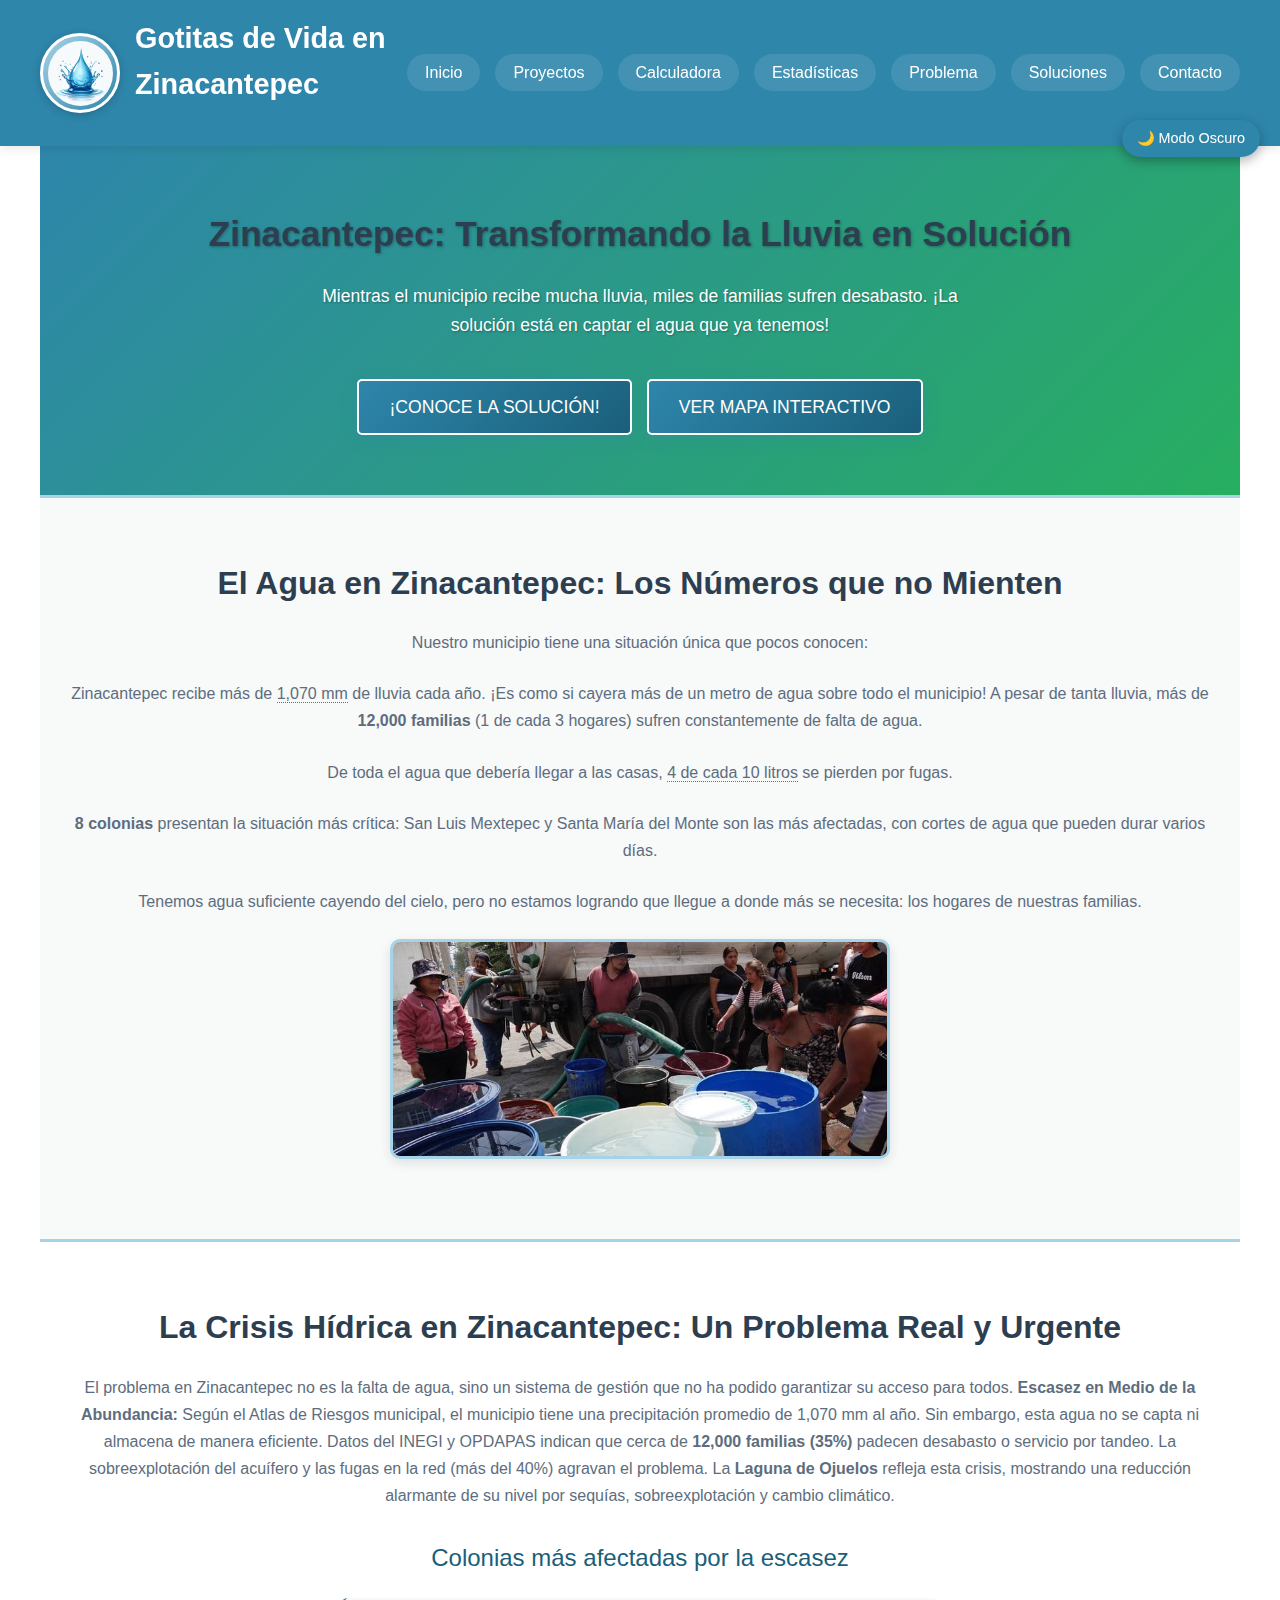
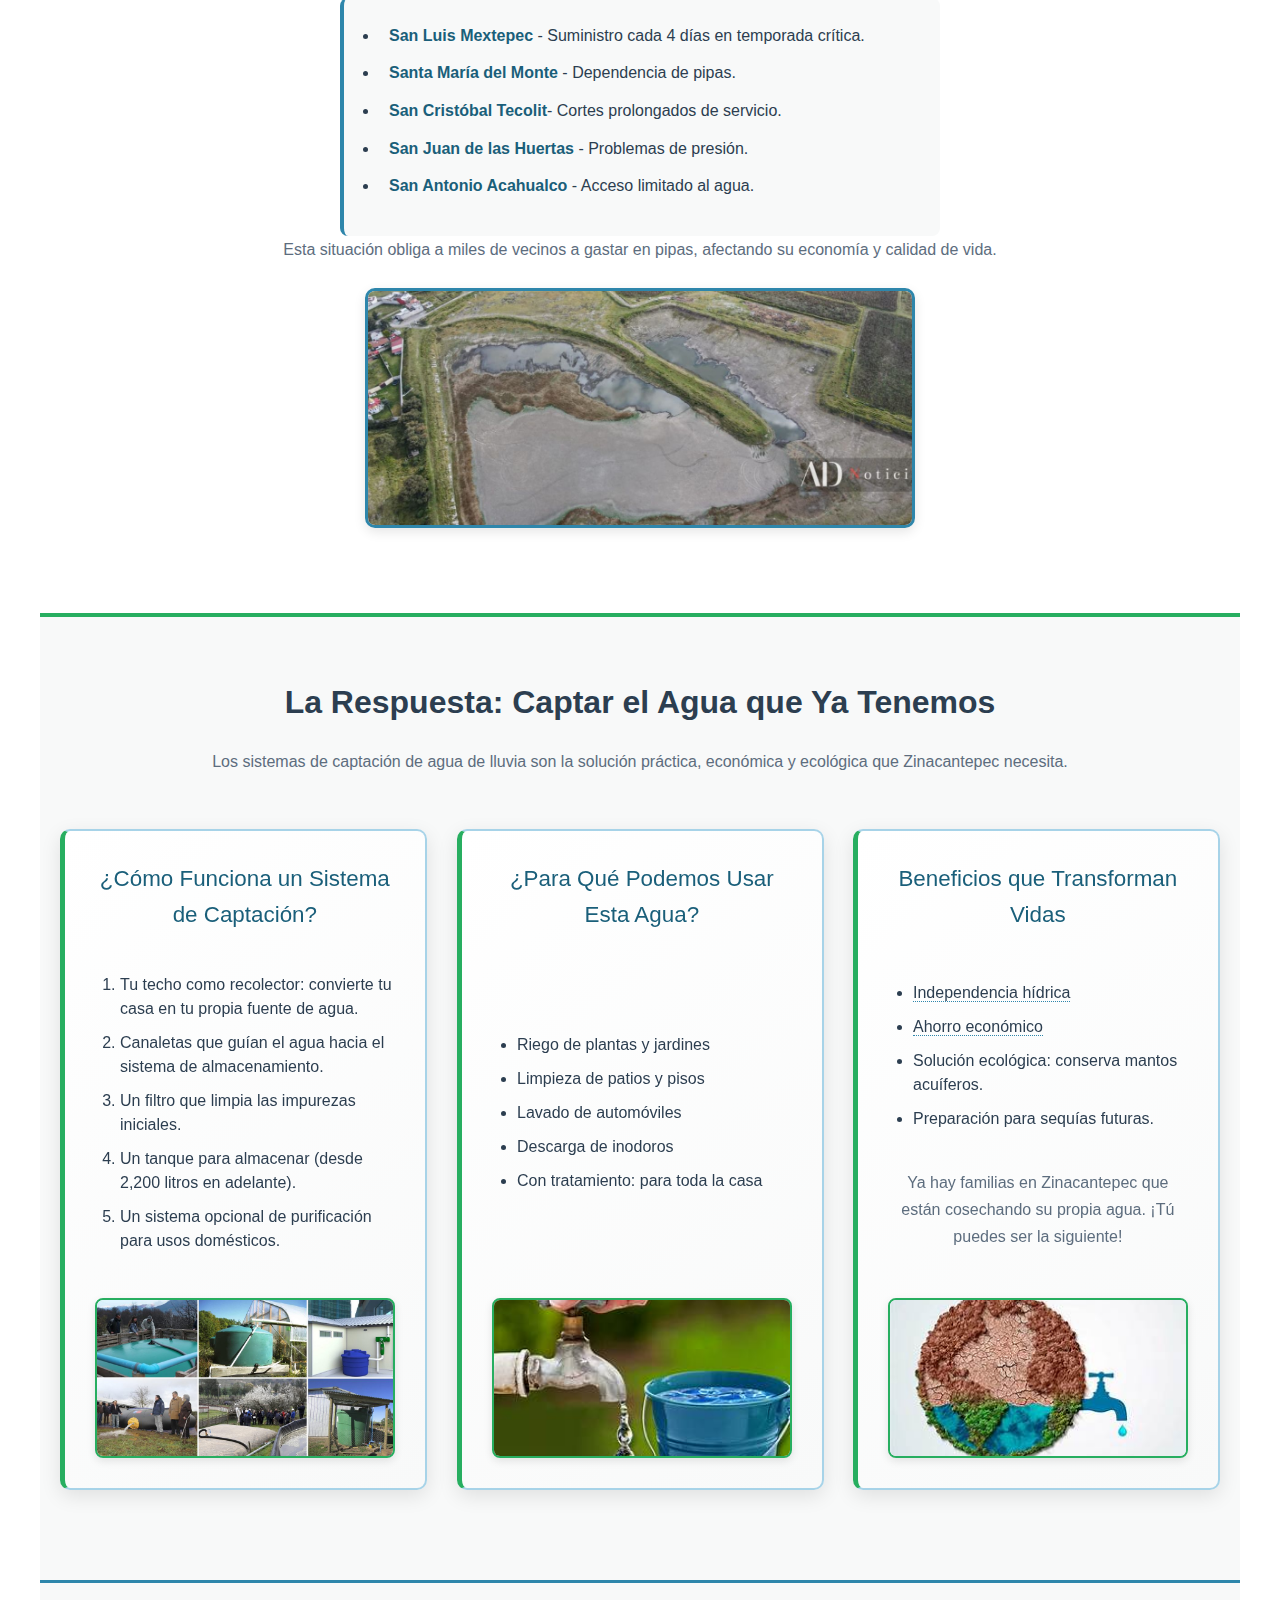
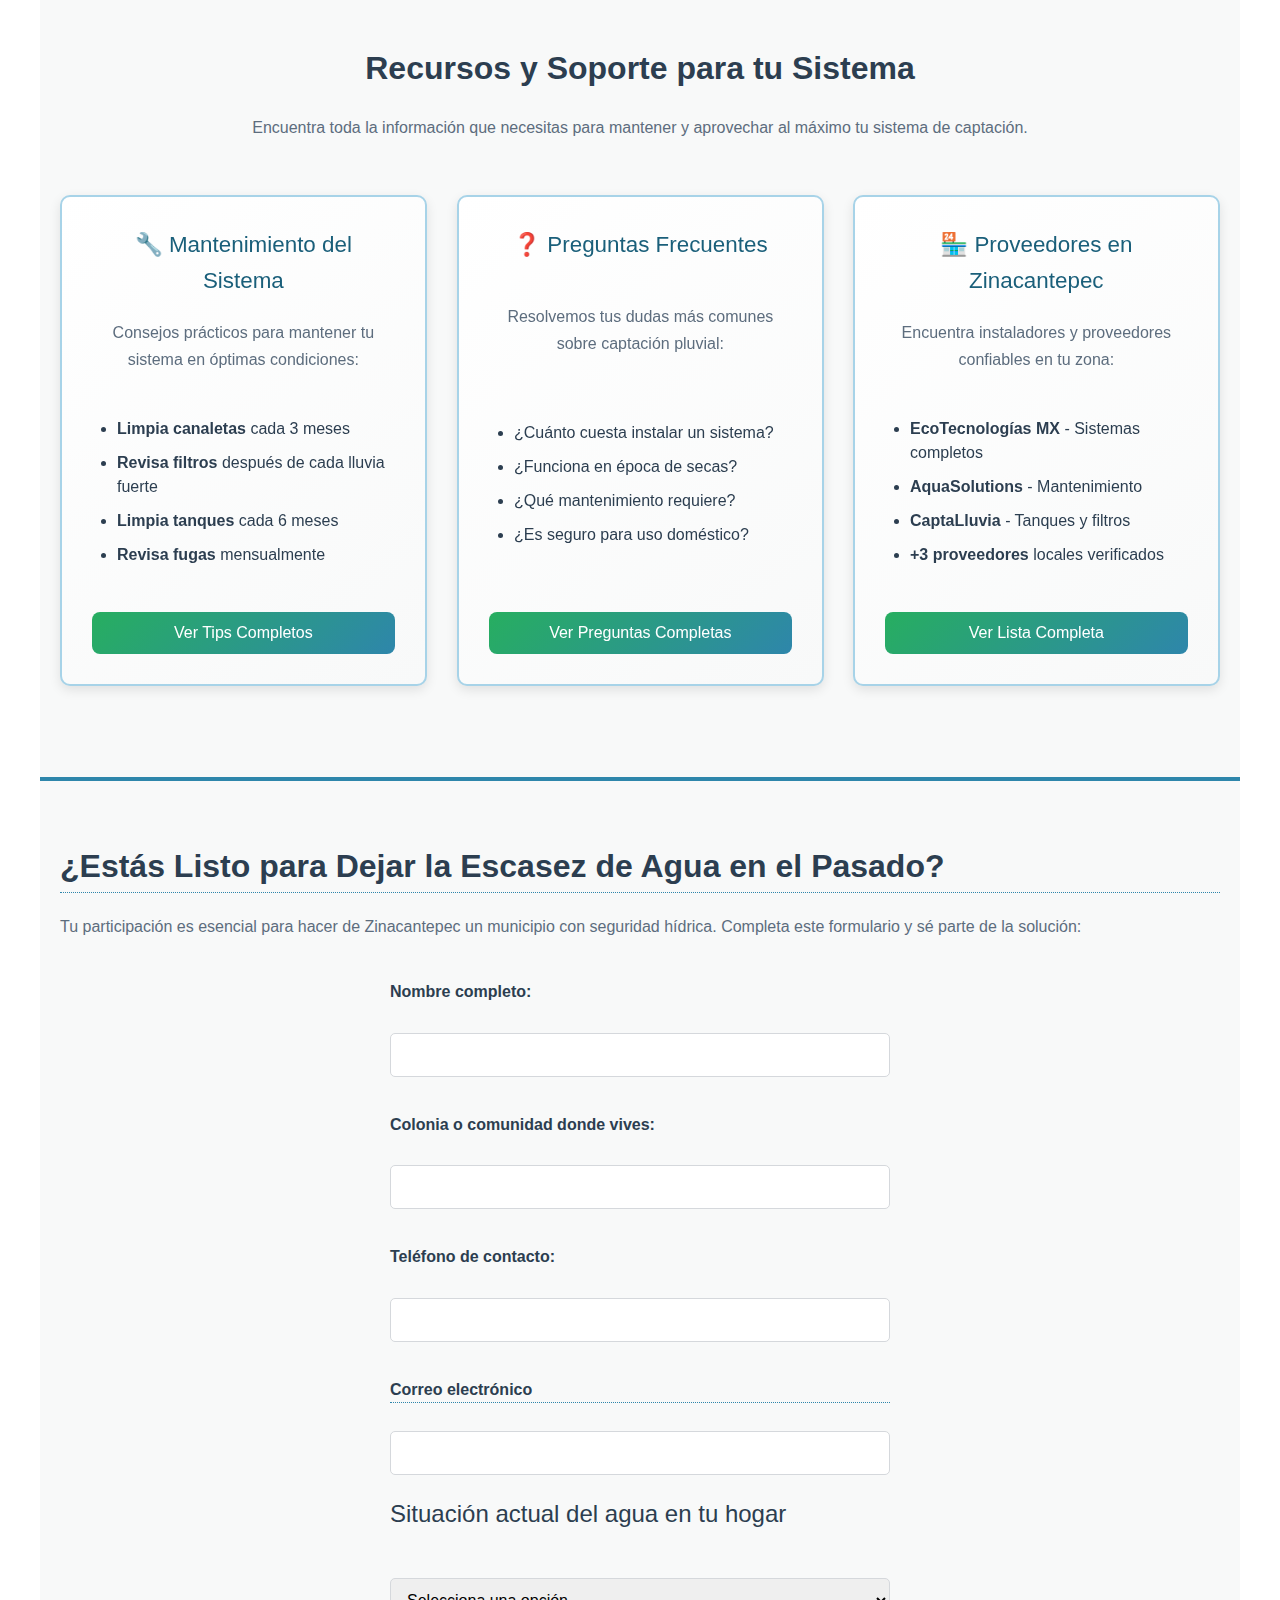
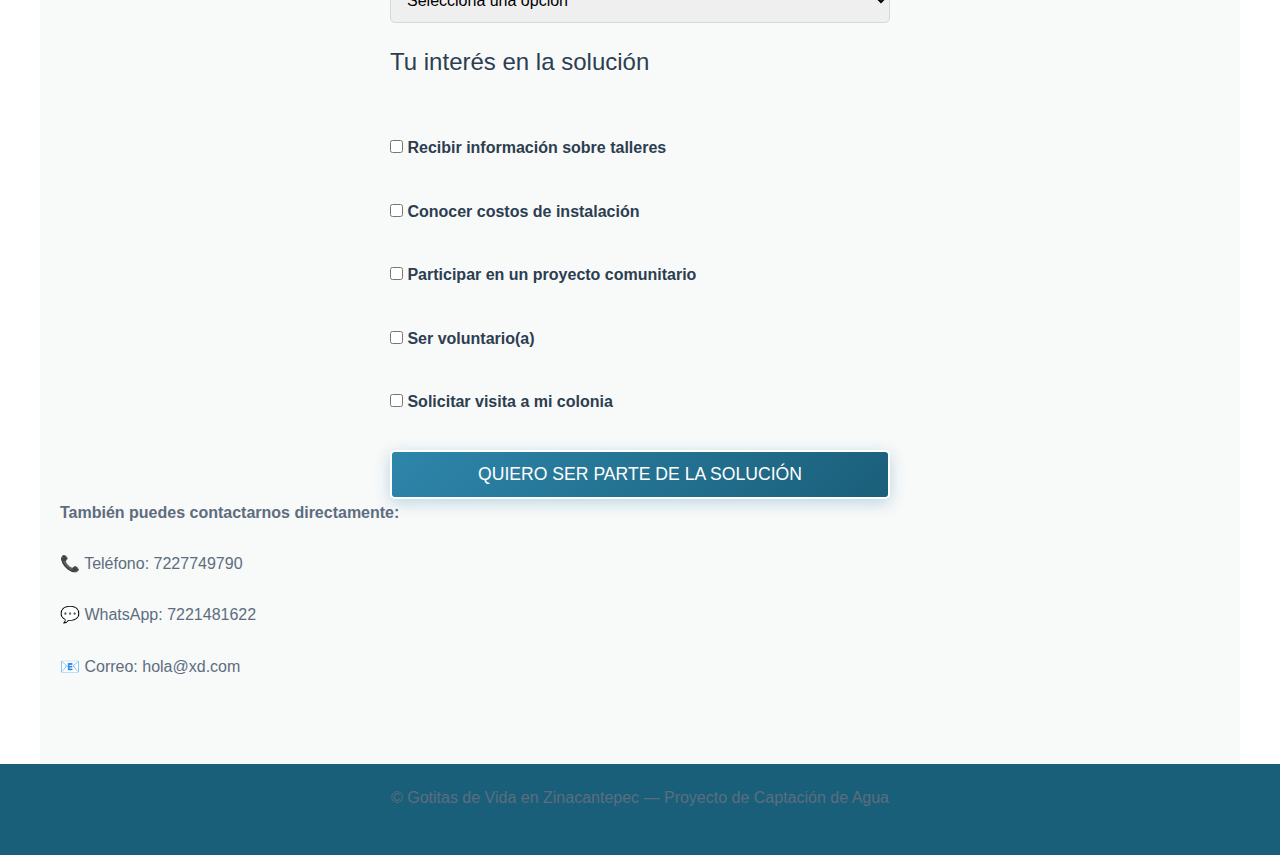
<file: index.html>
<!DOCTYPE html>
<html lang="es">
<head>
  <meta charset="UTF-8">
  <meta name="viewport" content="width=device-width, initial-scale=1.0">
  <meta name="description" content="Sistema de captación de agua pluvial en Zinacantepec. Soluciones ecológicas para combatir la escasez de agua en el municipio.">
  <meta name="keywords" content="agua pluvial, Zinacantepec, captación lluvia, escasez agua, sistemas ecológicos">
  <meta name="author" content="Equipo de: Itzelt, Maricruz y Miriam">
  <meta name="robots" content="index, follow">
  <title>Gotitas de Vida en Zinacantepec</title>
  <link rel="manifest" href="manifest.json">
  <link rel="icon" href="imagenes/fabicon-agua.jpg" type="image/jpeg">
  <link rel="stylesheet" href="css/estilo.css">
  <script src="js/menu.js" defer></script>
</head>

<body>
  <header>
    <a href="index.html" class="logo">
      <img src="imagenes/logo.jpg" alt="Logo del proyecto Gotitas de Vida" width="90">
    </a>
    <h1>Gotitas de Vida en Zinacantepec</h1>

    <button class="menu-hamburguesa">&#9776;</button>
    <nav>
      <ul>
        <li><a href="index.html">Inicio</a></li>
        <li><a href="proyectos.html">Proyectos</a></li>
        <li><a href="calculadora.html">Calculadora</a></li>
        <li><a href="#estadisticas">Estadísticas</a></li>
        <li><a href="#problema">Problema</a></li>
        <li><a href="#soluciones">Soluciones</a></li>
        <li><a href="#contacto">Contacto</a></li>
      </ul>
    </nav>
  </header>

  <section id="hero">
  <h2>Zinacantepec: Transformando la Lluvia en Solución</h2>
  <p>Mientras el municipio recibe mucha lluvia, miles de familias sufren desabasto. ¡La solución está en captar el agua que ya tenemos!</p>
    <div class="botones-hero">
      <a href="#soluciones" class="boton-primario">¡CONOCE LA SOLUCIÓN!</a>
      <a href="mapa.html" class="boton-secundario">VER MAPA INTERACTIVO</a>
    </div>
  </section>

  <section id="estadisticas">
    <h2>El Agua en Zinacantepec: Los Números que no Mienten</h2>
    <p>Nuestro municipio tiene una situación única que pocos conocen:</p>
    <p>
      Zinacantepec recibe más de <span class="tooltip">1,070 mm<span class="tooltip-text"> Esto equivale a más de 1 metro de agua sobre todo el municipio anualmente </span></span> de lluvia cada año. ¡Es como si cayera más de un metro de agua sobre todo el municipio!  
      A pesar de tanta lluvia, más de <strong>12,000 familias</strong> (1 de cada 3 hogares) sufren constantemente de falta de agua.
    </p>
    <p>De toda el agua que debería llegar a las casas, <span class="tooltip">4 de cada 10 litros<span class="tooltip-text">40% del agua se pierde por fugas en tuberías viejas</span></span> se pierden por fugas.</p>
<p><strong>8 colonias</strong> presentan la situación más crítica: San Luis Mextepec y Santa María del Monte son las más afectadas, con cortes de agua que pueden durar varios días.</p>
    <p>Tenemos agua suficiente cayendo del cielo, pero no estamos logrando que llegue a donde más se necesita: los hogares de nuestras familias.</p>
    <img src="imagenes/imagenesta.jpg" alt="Imegen de personas acaparando agua" loading="lazy">
  </section>

  <section id="problema">
    <h2>La Crisis Hídrica en Zinacantepec: Un Problema Real y Urgente</h2>
    <p>El problema en Zinacantepec no es la falta de agua, sino un sistema de gestión que no ha podido garantizar su acceso para todos.
    <strong>Escasez en Medio de la Abundancia:</strong> Según el Atlas de Riesgos municipal, el municipio tiene una precipitación promedio de 1,070 mm al año.  
    Sin embargo, esta agua no se capta ni almacena de manera eficiente. Datos del INEGI y OPDAPAS indican que cerca de <strong>12,000 familias (35%)</strong> padecen desabasto o servicio por tandeo.
    La sobreexplotación del acuífero y las fugas en la red (más del 40%) agravan el problema.  
      La <strong>Laguna de Ojuelos</strong> refleja esta crisis, mostrando una reducción alarmante de su nivel por sequías, sobreexplotación y cambio climático.
    </p>

    <h3>Colonias más afectadas por la escasez</h3>
    <ul>
      <li><strong>San Luis Mextepec</strong> - Suministro cada 4 días en temporada crítica.</li>
      <li><strong>Santa María del Monte</strong> - Dependencia de pipas.</li>
      <li><strong>San Cristóbal Tecolit</strong>- Cortes prolongados de servicio.</li>
      <li><strong>San Juan de las Huertas</strong> - Problemas de presión.</li>
      <li><strong>San Antonio Acahualco</strong> - Acceso limitado al agua.</li>
    </ul>
    <p>Esta situación obliga a miles de vecinos a gastar en pipas, afectando su economía y calidad de vida.</p>
    <img src="imagenes/imagenproblema.jpg" alt="Laguna de Ojuelos afectada por la falta de agua" loading="lazy">
  </section>

  <section id="soluciones">
    <h2>La Respuesta: Captar el Agua que Ya Tenemos</h2>
    <p>Los sistemas de captación de agua de lluvia son la solución práctica, económica y ecológica que Zinacantepec necesita.</p>
    <div class="contenedor-tarjetas">
    <article class="tarjeta-solucion">
      <h3>¿Cómo Funciona un Sistema de Captación?</h3>
      <ol>
        <li>Tu techo como recolector: convierte tu casa en tu propia fuente de agua.</li>
        <li>Canaletas que guían el agua hacia el sistema de almacenamiento.</li>
        <li>Un filtro que limpia las impurezas iniciales.</li>
        <li>Un tanque para almacenar (desde 2,200 litros en adelante).</li>
        <li>Un sistema opcional de purificación para usos domésticos.</li>
      </ol>
      <img src="imagenes/solucion1.jpg" alt="Sistemas de captación de agua" loading="lazy">
    </article>

    <article class="tarjeta-solucion">
      <h3>¿Para Qué Podemos Usar Esta Agua?</h3>
      <ul>
        <li>Riego de plantas y jardines</li>
        <li>Limpieza de patios y pisos</li>
        <li>Lavado de automóviles</li>
        <li>Descarga de inodoros</li>
        <li>Con tratamiento: para toda la casa</li>
      </ul>
      <img src="imagenes/solucion2.jpeg" alt="Imagen de una cubeta y una llave de agua" loading="lazy">
    </article>

    <article class="tarjeta-solucion">
      <h3>Beneficios que Transforman Vidas</h3>
       <ul>
  <li><span class="tooltip">Independencia hídrica<span class="tooltip-text">Deja de depender del tandeo y pipas, ten tu propia agua siempre disponible</span></span></li>
  <li><span class="tooltip">Ahorro económico<span class="tooltip-text">Reduce hasta un 50% el gasto en pipas y agua embotellada</span></span></li>
  <li>Solución ecológica: conserva mantos acuíferos.</li>
  <li>Preparación para sequías futuras.</li>
</ul>
      <p>Ya hay familias en Zinacantepec que están cosechando su propia agua. ¡Tú puedes ser la siguiente!</p>
        <img src="imagenes/solucion3.jpeg" alt="Planeta tierra con una parte seca y otra con agua" loading="lazy">
    </article>
    </div>
  </section>

<section id="recursos-adicionales">
  <h2>Recursos y Soporte para tu Sistema</h2>
  <p>Encuentra toda la información que necesitas para mantener y aprovechar al máximo tu sistema de captación.</p>

  <div class="contenedor-tarjetas">
    

    <article class="tarjeta-solucion">
      <h3>🔧 Mantenimiento del Sistema</h3>
      <p>Consejos prácticos para mantener tu sistema en óptimas condiciones:</p>
      <ul>
        <li><strong>Limpia canaletas</strong> cada 3 meses</li>
        <li><strong>Revisa filtros</strong> después de cada lluvia fuerte</li>
        <li><strong>Limpia tanques</strong> cada 6 meses</li>
        <li><strong>Revisa fugas</strong> mensualmente</li>
      </ul>
      <button class="boton-modal" data-modal="mantenimiento-modal">Ver Tips Completos</button>
    </article>

   
    <article class="tarjeta-solucion">
      <h3>❓ Preguntas Frecuentes</h3>
      <p>Resolvemos tus dudas más comunes sobre captación pluvial:</p>
      <ul>
        <li>¿Cuánto cuesta instalar un sistema?</li>
        <li>¿Funciona en época de secas?</li>
        <li>¿Qué mantenimiento requiere?</li>
        <li>¿Es seguro para uso doméstico?</li>
      </ul>
      <button class="boton-modal" data-modal="faq-modal">Ver Preguntas Completas</button>
    </article>

    <article class="tarjeta-solucion">
      <h3>🏪 Proveedores en Zinacantepec</h3>
      <p>Encuentra instaladores y proveedores confiables en tu zona:</p>
      <ul>
        <li><strong>EcoTecnologías MX</strong> - Sistemas completos</li>
        <li><strong>AquaSolutions</strong> - Mantenimiento</li>
        <li><strong>CaptaLluvia</strong> - Tanques y filtros</li>
        <li><strong>+3 proveedores</strong> locales verificados</li>
      </ul>
      <button class="boton-modal" data-modal="proveedores-modal">Ver Lista Completa</button>
    </article>

  </div>
</section>

  <section id="contacto">
    <h2 class="tooltip">¿Estás Listo para Dejar la Escasez de Agua en el Pasado? <span class="tooltip-text">Tus datos estan seguros con nosotros, los ocuparemos para fines comunitarios </span></h2>
    <p>Tu participación es esencial para hacer de Zinacantepec un municipio con seguridad hídrica. Completa este formulario y sé parte de la solución:</p>
 
    <form id="contactForm">
    <label for="nombre">Nombre completo:</label>
    <input type="text" id="nombre" name="nombre" required>

    <label for="colonia">Colonia o comunidad donde vives:</label>
    <input type="text" id="colonia" name="colonia" required>

    <label for="telefono">Teléfono de contacto:</label>
    <input type="tel" id="telefono" name="telefono" required>

    <label for="email" class="tooltip">Correo electrónico <span class="tooltip-text">Te contactaremos por aquí con información detallada </span></label>
    <input type="email" id="email" name="email" required>

  <h3>Situación actual del agua en tu hogar</h3>
  <select id="situacion">
    <option value="">Selecciona una opción</option>
    <option value="algunos-dias">Solo tenemos agua algunos días</option>
    <option value="poca-presion">El agua llega con poca presión</option>
    <option value="pipas">Dependemos de pipas</option>
    <option value="prepararnos">Tenemos agua regular pero queremos prepararnos</option>
  </select>

  <h3>Tu interés en la solución</h3>
  <label><input type="checkbox" name="interes" value="talleres"> Recibir información sobre talleres</label>
  <label><input type="checkbox" name="interes" value="costos"> Conocer costos de instalación</label>
  <label><input type="checkbox" name="interes" value="comunitario"> Participar en un proyecto comunitario</label>
  <label><input type="checkbox" name="interes" value="voluntario"> Ser voluntario(a)</label>
  <label><input type="checkbox" name="interes" value="visita"> Solicitar visita a mi colonia</label>

  <button type="submit" class="boton-primario">QUIERO SER PARTE DE LA SOLUCIÓN</button>
</form>
    <p><strong>También puedes contactarnos directamente:</strong></p>
    <p>📞 Teléfono: 7227749790</p>
    <p>💬 WhatsApp: 7221481622</p>
    <p>📧 Correo: hola@xd.com</p>
  </section>

<div id="mantenimiento-modal" class="modal-overlay">
  <div class="modal-contenedor">
    <button class="cerrar-modal">&times;</button>
    <h3 class="modal-titulo">🔧 Tips de Mantenimiento</h3>
    <ul class="modal-lista">
      <li><strong>Limpieza de canaletas:</strong> Realízala cada 3 meses o después de tormentas fuertes para evitar obstrucciones.</li>
      <li><strong>Revisión de filtros:</strong> Limpia después de cada lluvia intensa. Reemplaza cada 2 años.</li>
      <li><strong>Limpieza de tanques:</strong> Cada 6 meses vacía y limpia el interior con cepillo suave y agua a presión.</li>
      <li><strong>Revisión de fugas:</strong> Mensualmente revisa conexiones y válvulas. Aprieta si es necesario.</li>
      <li><strong>Preparación para secas:</strong> Al final de temporada de lluvias, limpia todo el sistema y cubre entradas.</li>
      <li><strong>Preparación para lluvias:</strong> Antes de la temporada, destapa y revisa todo el sistema.</li>
    </ul>
    <p><strong>Nota:</strong> Siempre contrata profesionales para reparaciones complejas.</p>
  </div>
</div>

<div id="faq-modal" class="modal-overlay">
  <div class="modal-contenedor">
    <button class="cerrar-modal">&times;</button>
    <h3 class="modal-titulo">❓ Preguntas Frecuentes</h3>
    <ul class="modal-lista">
      <li><strong>¿Cuánto cuesta instalar un sistema básico?</strong><br>
      Un sistema familiar de 2,200L cuesta entre $8,000 - $15,000 MXN dependiendo de materiales y complejidad.</li>
      
      <li><strong>¿Funciona durante todo el año?</strong><br>
      Sí, el agua captada en temporada de lluvias se almacena para usar en época de secas.</li>
      
      <li><strong>¿Qué mantenimiento requiere?</strong><br>
      Limpieza básica cada 3-6 meses. Revisión de filtros después de lluvias fuertes.</li>
      
      <li><strong>¿Es seguro para consumo humano?</strong><br>
      Con el tratamiento adecuado (filtración y purificación) sí es seguro. Para inicio, recomendamos uso en sanitarios y limpieza.</li>
      
      <li><strong>¿Cuánta agua puedo captar?</strong><br>
      En Zinacantepec puedes captar aproximadamente 1,000L por cada 100m² de techo por lluvia intensa.</li>
      
      <li><strong>¿Necesito permiso municipal?</strong><br>
      No se requiere permiso para sistemas domésticos de captación pluvial.</li>
    </ul>
  </div>
</div>

<div id="proveedores-modal" class="modal-overlay">
  <div class="modal-contenedor">
    <button class="cerrar-modal">&times;</button>
    <h3 class="modal-titulo">🏪 Proveedores en Zinacantepec</h3>
    <ul class="modal-lista">
      <li><strong>EcoTecnologías MX</strong><br>
      📍 Av. Principal #123, Zinacantepec Centro<br>
      📞 722 345 6789<br>
      🛠 Sistemas completos, instalación y mantenimiento</li>
      
      <li><strong>AquaSolutions</strong><br>
      📍 Calle Morelos #45, Santa María<br>
      📞 722 987 6543<br>
      🛠 Mantenimiento especializado, reparaciones</li>
      
      <li><strong>CaptaLluvia</strong><br>
      📍 Carretera Toluca #234, San Luis<br>
      📞 722 456 7890<br>
      🛠 Tanques, filtros y accesorios</li>
      
      <li><strong>AguaSustentable</strong><br>
      📍 Plaza Comercial Local 12, Zinacantepec<br>
      📞 722 234 5678<br>
      🛠 Sistemas comunitarios y residenciales</li>
      
      <li><strong>TecnoAgua</strong><br>
      📍 Calle Juárez #67, San Cristóbal<br>
      📞 722 876 5432<br>
      🛠 Tecnología avanzada, purificación</li>
    </ul>
    <p><em>💡 <strong>Nota importante:</strong> Esta lista es informativa. Te recomendamos solicitar cotizaciones y referencias antes de contratar cualquier servicio.</em></p>
  </div>
</div>
<script>


document.querySelectorAll('.boton-modal').forEach(boton => {
  boton.addEventListener('click', function() {
    const modalId = this.getAttribute('data-modal');
    const modal = document.getElementById(modalId);
    modal.classList.add('active');
    document.body.style.overflow = 'hidden';
  });
});


document.querySelectorAll('.cerrar-modal').forEach(boton => {
  boton.addEventListener('click', function() {
    const modal = this.closest('.modal-overlay');
    modal.classList.remove('active');
    document.body.style.overflow = ''; 
  });
});

document.querySelectorAll('.modal-overlay').forEach(modal => {
  modal.addEventListener('click', function(e) {
    if (e.target === this) {
      this.classList.remove('active');
      document.body.style.overflow = '';
    }
  });
});

document.addEventListener('keydown', function(e) {
  if (e.key === 'Escape') {
    document.querySelectorAll('.modal-overlay').forEach(modal => {
      modal.classList.remove('active');
      document.body.style.overflow = '';
    });
  }
});
</script>
  <footer>
    <p>&copy; Gotitas de Vida en Zinacantepec — Proyecto de Captación de Agua</p>
  </footer>
</body>
</html>
</file>
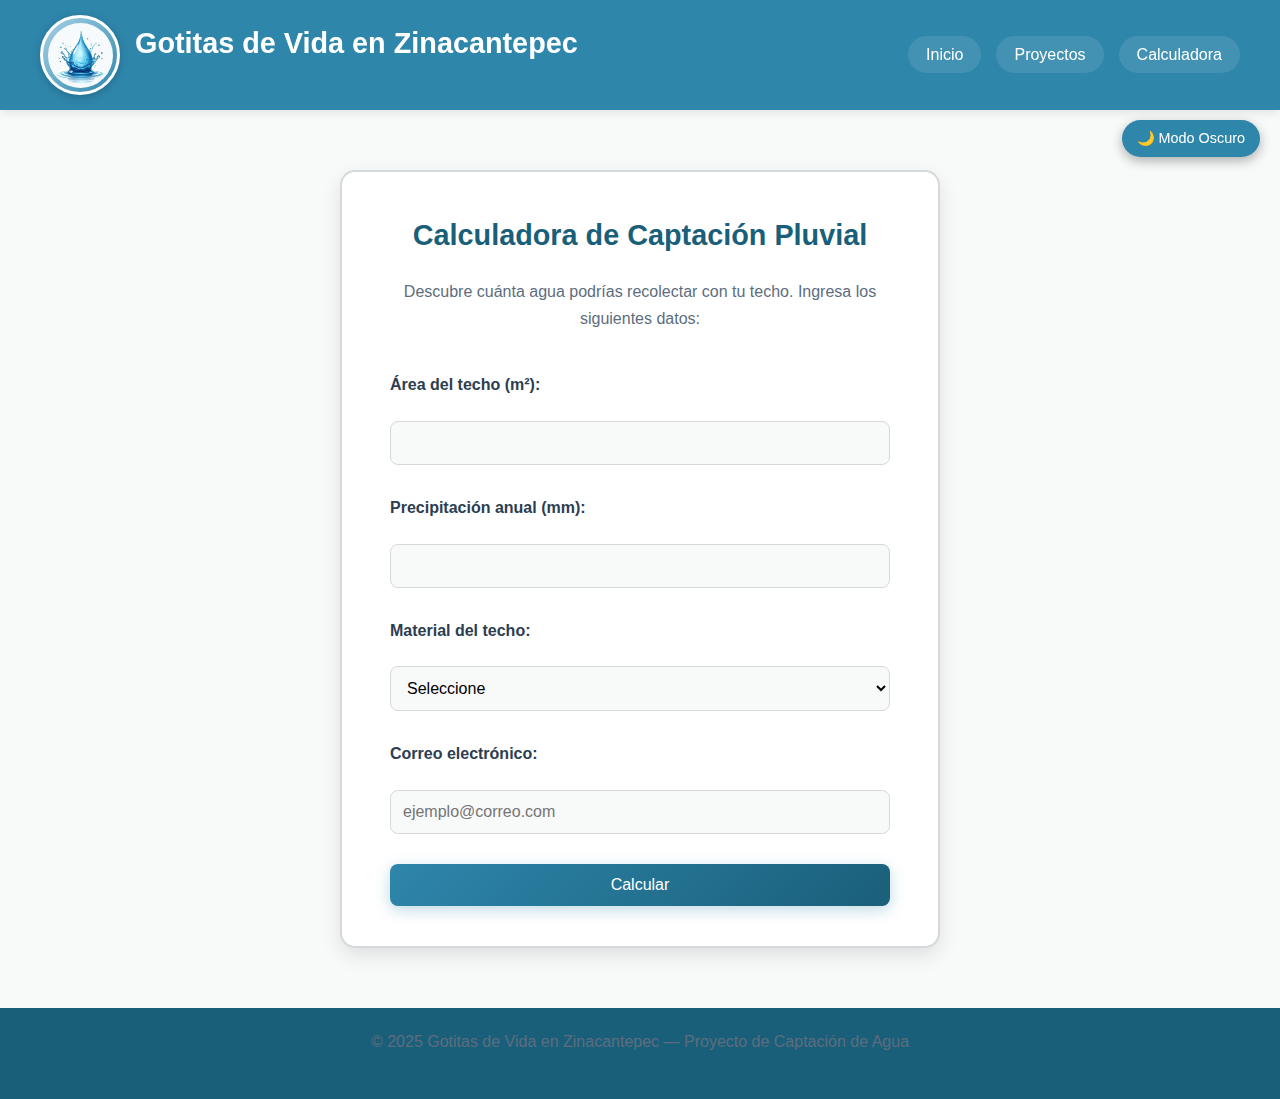
<file: calculadora.html>
<!DOCTYPE html>
<html lang="es">
<head>
  <meta charset="UTF-8">
  <meta name="viewport" content="width=device-width, initial-scale=1.0">
  <meta name="description" content="Calculadora de captación pluvial para Zinacantepec: calcula cuánta agua puedes recolectar según tu techo y precipitación local">
  <meta name="keywords" content="calculadora agua pluvial, captación lluvia cálculo, sistema techo, precipitación Zinacantepec, ahorro agua">
  <meta name="author" content="Equipo de: Itzelt, Maricruz y Miriam">
  <meta name="robots" content="index, follow">
  <title>Calculadora de Captación Pluvial</title>
  <link rel="manifest" href="manifest.json">
  <link rel="icon" href="imagenes/fabicon-agua.jpg" type="image/jpeg">
  <link rel="stylesheet" href="css/estilo.css">
  <script src="js/menu.js" defer></script>
</head>

<body>
  <header>
    <a href="index.html" class="logo">
      <img src="imagenes/logo.jpg" alt="Logo del proyecto Gotitas de Vida" width="90">
    </a>
    <h1>Gotitas de Vida en Zinacantepec</h1>

    <button class="menu-hamburguesa">&#9776;</button>
    <nav>
      <ul>
        <li><a href="index.html">Inicio</a></li>
        <li><a href="proyectos.html">Proyectos</a></li>
        <li><a href="calculadora.html" class="activo">Calculadora</a></li>
      </ul>
    </nav>
  </header>

  <main id="calculadora">
    <section class="contenedor-calculadora">
      <h2>Calculadora de Captación Pluvial</h2>
      <p>Descubre cuánta agua podrías recolectar con tu techo. Ingresa los siguientes datos:</p>

      <form id="formulario">
        <label for="area">Área del techo (m²):</label>
        <input type="number" id="area" >

        <label for="precipitacion">Precipitación anual (mm):</label>
        <input type="number" id="precipitacion" >

        <label for="material">Material del techo:</label>
        <select id="material">
          <option value="">Seleccione</option>
          <option value="lamina">Lámina galvanizada</option>
          <option value="concreto">Concreto</option>
          <option value="teja">Teja</option>
        </select>

        <label for="correo">Correo electrónico:</label>
        <input type="text" id="correo" placeholder="ejemplo@correo.com">

        <button type="submit" class="boton-primario">Calcular</button>
      </form>

     <div id="resultado" class="resultado">
        <button id="borrarHistorial">🗑 Borrar historial</button>
     </div>
    </section>
  </main>

  <footer>
    <p>&copy; 2025 Gotitas de Vida en Zinacantepec — Proyecto de Captación de Agua</p>
  </footer>

  <script src="js/calculadora.js"></script>
</body>
</html>
</file>
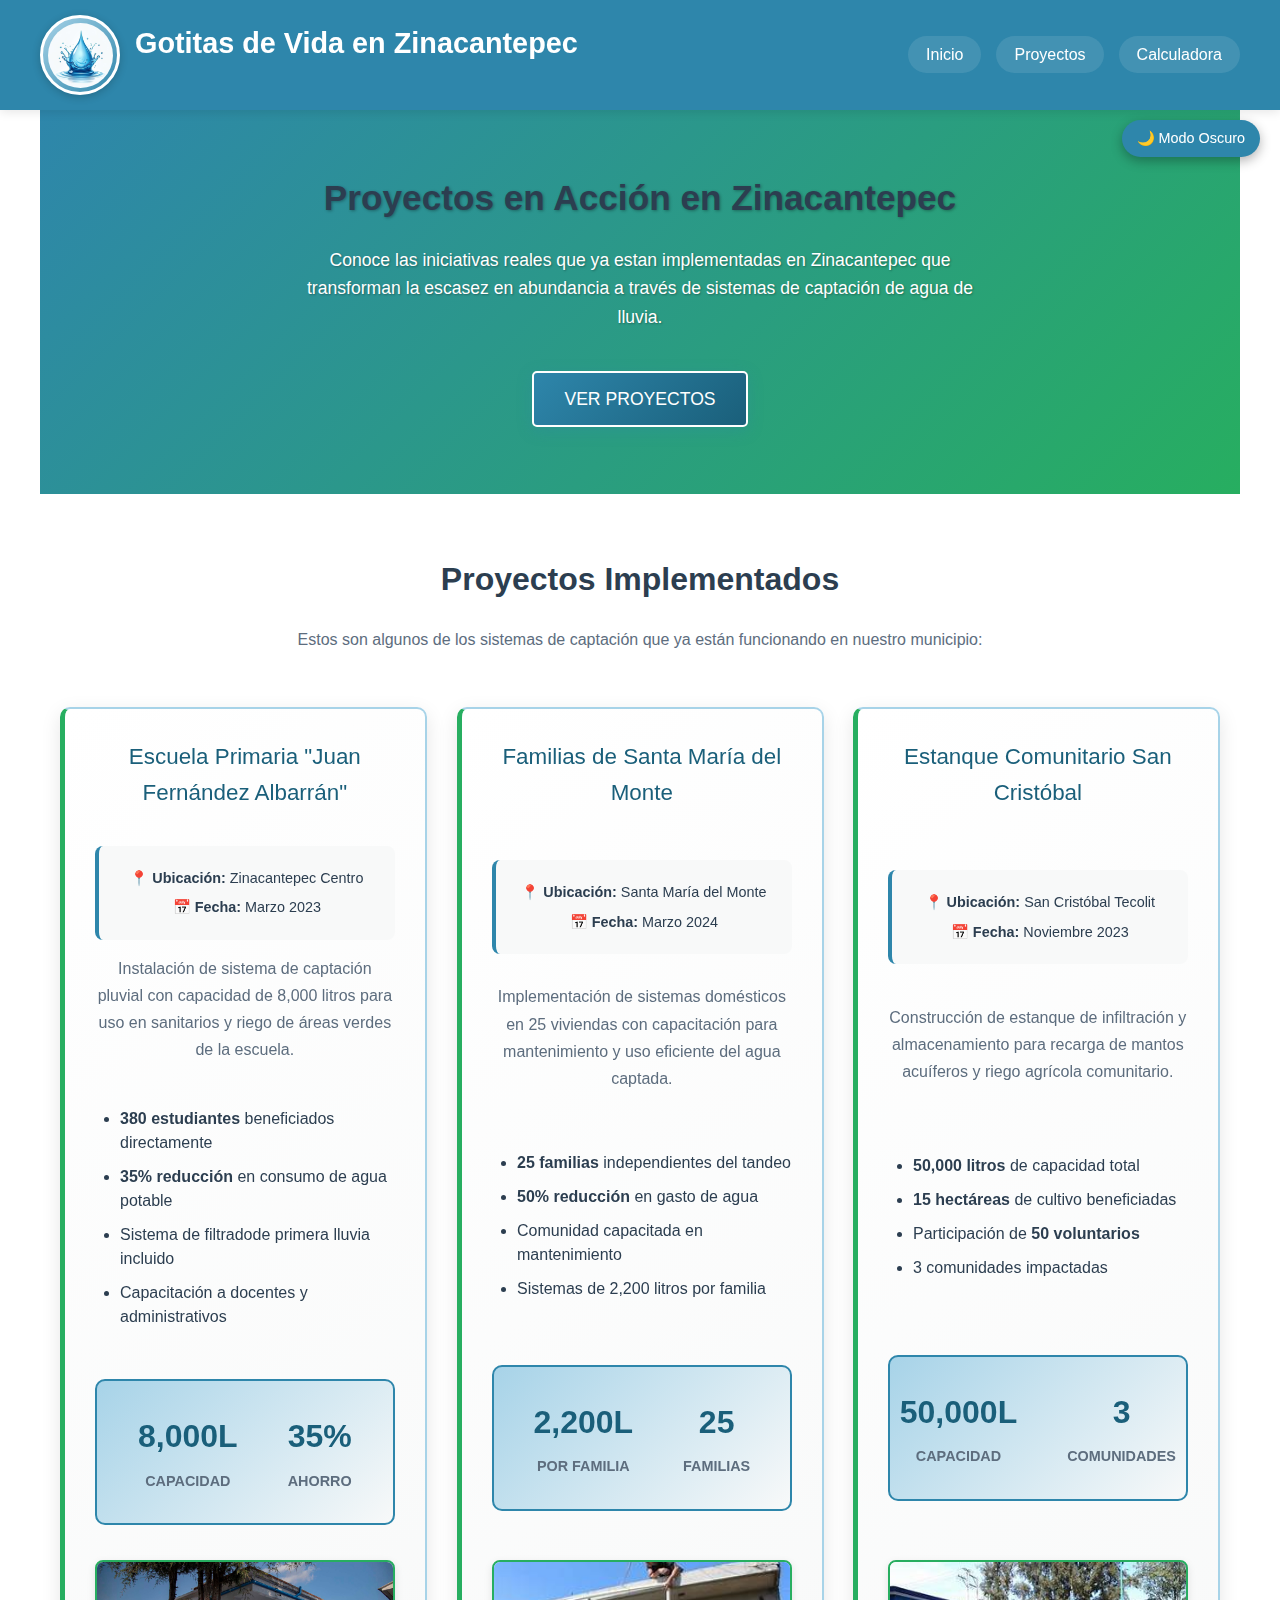
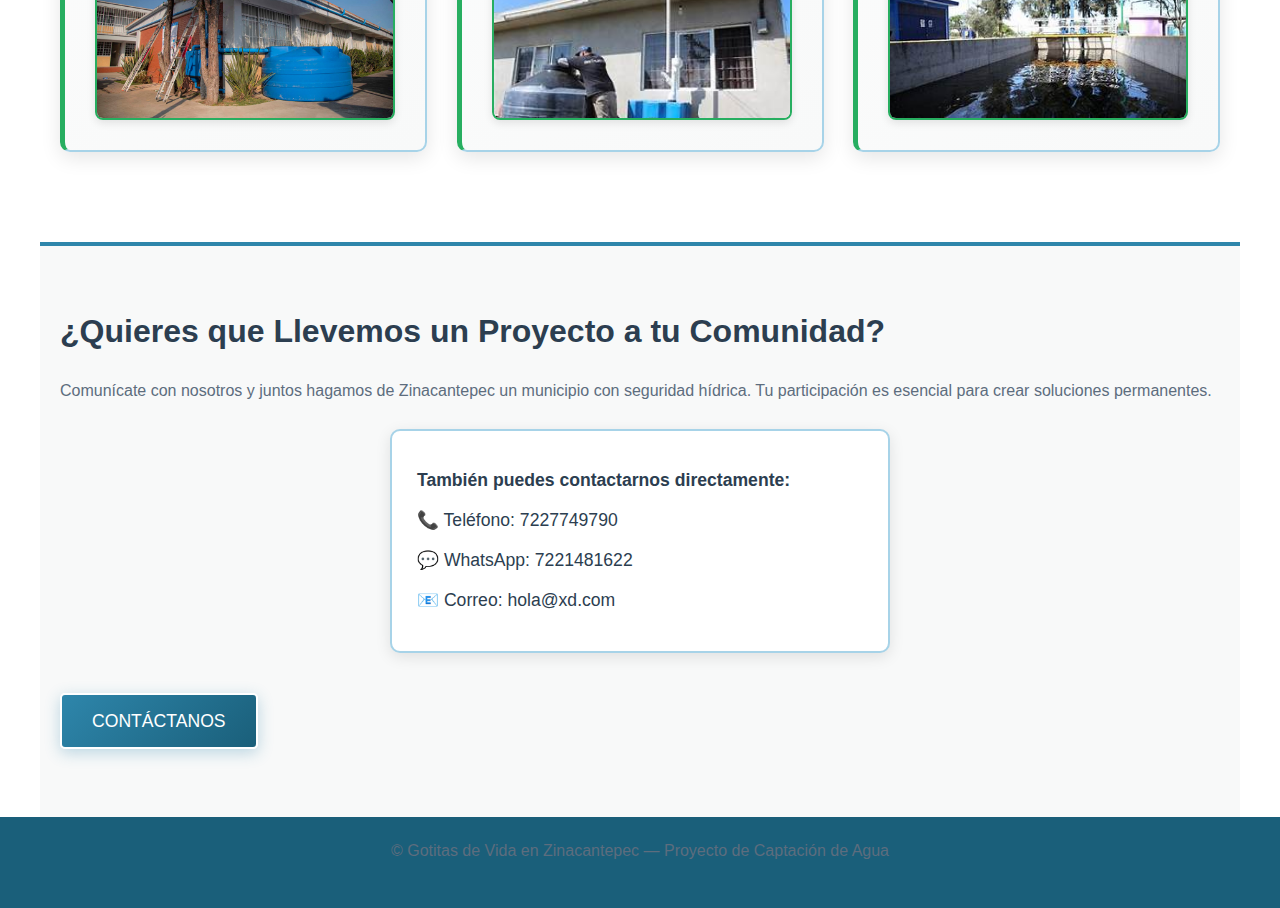
<file: proyectos.html>
<!DOCTYPE html>
<html lang="es">
<head>
  <meta charset="UTF-8">
  <meta name="viewport" content="width=device-width, initial-scale=1.0">
  <meta name="description" content="Proyectos implementados de captación de agua pluvial en Zinacantepec: sistemas escolares, familiares y comunitarios con resultados reales">
  <meta name="keywords" content="proyectos captación agua, Zinacantepec implementado, sistemas escolares, familias beneficiadas, proyectos comunitarios agua">
  <meta name="author" content="Equipo de: Itzelt, Maricruz y Miriam">
  <meta name="robots" content="index, follow">
  <title>Proyectos - Gotitas de Vida en Zinacantepec</title>
  <link rel="manifest" href="manifest.json">
  <link rel="icon" href="imagenes/fabicon-agua.jpg" type="image/jpeg">
  <link rel="stylesheet" href="css/estilo.css">
  <script src="js/menu.js" defer></script>
</head>

<body>
  <header>
    <a href="index.html" class="logo">
      <img src="imagenes/logo.jpg" alt="Logo del proyecto Gotitas de Vida" width="90">
    </a>
    <h1>Gotitas de Vida en Zinacantepec</h1>

    <button class="menu-hamburguesa">&#9776;</button>
    <nav>
      <ul>
        <li><a href="index.html">Inicio</a></li>
        <li><a href="proyectos.html">Proyectos</a></li>
        <li><a href="calculadora.html">Calculadora</a></li>
      </ul>
    </nav>
  </header>

  <section id="hero">
    <h2>Proyectos en Acción en Zinacantepec</h2>
    <p>Conoce las iniciativas reales que ya estan implementadas en Zinacantepec que transforman la escasez en abundancia a través de sistemas de captación de agua de lluvia.</p>
    <a href="#proyectos-implementados" class="boton-primario">VER PROYECTOS</a>
  </section>

  <section id="proyectos-implementados">
    <h2>Proyectos Implementados</h2>
    <p>Estos son algunos de los sistemas de captación que ya están funcionando en nuestro municipio:</p>

    <div class="contenedor-tarjetas">
      
      <article class="tarjeta-solucion">
        <h3>Escuela Primaria "Juan Fernández Albarrán"</h3>
        <div class="proyecto-info">
          <p><strong>📍 Ubicación:</strong> Zinacantepec Centro</p>
          <p><strong>📅 Fecha:</strong> Marzo 2023</p>
        </div>
        <p>Instalación de sistema de captación pluvial con capacidad de 8,000 litros para uso en sanitarios y riego de áreas verdes de la escuela.</p>
        <ul>
          <li><strong>380 estudiantes</strong> beneficiados directamente</li>
          <li><strong>35% reducción</strong> en consumo de agua potable</li>
          <li>Sistema de filtradode primera lluvia incluido</li>
          <li>Capacitación a docentes y administrativos</li>
        </ul>
        <div class="proyecto-estadisticas">
          <div class="estadistica">
            <span class="numero">8,000L</span>
            <span class="texto">Capacidad</span>
          </div>
          <div class="estadistica">
            <span class="numero">35%</span>
            <span class="texto">Ahorro</span>
          </div>
        </div>
        <img src="imagenes/proyecto-escuela.jpg" alt="Sistema de captación en escuela primaria" loading="lazy">
      </article>

      <article class="tarjeta-solucion">
        <h3>Familias de Santa María del Monte</h3>
        <div class="proyecto-info">
          <p><strong>📍 Ubicación:</strong> Santa María del Monte</p>
          <p><strong>📅 Fecha:</strong> Marzo 2024</p>
        </div>
        <p>Implementación de sistemas domésticos en 25 viviendas con capacitación para mantenimiento y uso eficiente del agua captada.</p>
        <ul>
          <li><strong>25 familias</strong> independientes del tandeo</li>
          <li><strong>50% reducción</strong> en gasto de agua</li>
          <li>Comunidad capacitada en mantenimiento</li>
          <li>Sistemas de 2,200 litros por familia</li>
        </ul>
        <div class="proyecto-estadisticas">
          <div class="estadistica">
            <span class="numero">2,200L</span>
            <span class="texto">Por familia</span>
          </div>
          <div class="estadistica">
            <span class="numero">25</span>
            <span class="texto">Familias</span>
          </div>
        </div>
        <img src="imagenes/proyecto-familias.jpeg" alt="Sistemas familiares de captación" loading="lazy">
      </article>

      <article class="tarjeta-solucion">
        <h3>Estanque Comunitario San Cristóbal</h3>
        <div class="proyecto-info">
          <p><strong>📍 Ubicación:</strong> San Cristóbal Tecolit</p>
          <p><strong>📅 Fecha:</strong> Noviembre 2023</p>
        </div>
        <p>Construcción de estanque de infiltración y almacenamiento para recarga de mantos acuíferos y riego agrícola comunitario.</p>
        <ul>
          <li><strong>50,000 litros</strong> de capacidad total</li>
          <li><strong>15 hectáreas</strong> de cultivo beneficiadas</li>
          <li>Participación de <strong>50 voluntarios</strong></li>
          <li>3 comunidades impactadas</li>
        </ul>
        <div class="proyecto-estadisticas">
          <div class="estadistica">
            <span class="numero">50,000L</span>
            <span class="texto">Capacidad</span>
          </div>
          <div class="estadistica">
            <span class="numero">3</span>
            <span class="texto">Comunidades</span>
          </div>
        </div>
        <img src="imagenes/proyecto-comunitario.jpeg" alt="Estanque comunitario de captación" loading="lazy">
      </article>

    </div>
  </section>

  <section id="contacto">
    <h2>¿Quieres que Llevemos un Proyecto a tu Comunidad?</h2>
    <p>Comunícate con nosotros y juntos hagamos de Zinacantepec un municipio con seguridad hídrica. Tu participación es esencial para crear soluciones permanentes.</p>

    <div class="info-directa">
      <p><strong>También puedes contactarnos directamente:</strong></p>
      <p>📞 Teléfono: 7227749790</p>
      <p>💬 WhatsApp: 7221481622</p>
      <p>📧 Correo: hola@xd.com</p>
    </div>

    <a href="index.html#contacto" class="boton-primario">CONTÁCTANOS</a>
  </section>

  <footer>
    <p>&copy; Gotitas de Vida en Zinacantepec — Proyecto de Captación de Agua</p>
  </footer>
</body>
</html>
</file>
<file: css/estilo.css>
* {
  margin: 0;
  padding: 0;
  box-sizing: border-box;
  font-family: "Poppins", sans-serif;
}

:root {
  --azul-primario: #2E86AB;
  --azul-secundario: #5DB7DE;
  --azul-claro: #A7D3E8;
  --azul-oscuro: #1A5F7A;
  --verde-naturaleza: #27AE60;
  --marron-tierra: #8B4513;
  --beige-neutral: #F5F5DC;
  --verde-agua: #43C6AC;

  --texto-principal: #2C3E50;
  --texto-secundario: #5D6D7E;
  --texto-terciario: #85929E;
  --fondo-primario: #FFFFFF;
  --fondo-secundario: #F8F9F9;
  --bordes: #D5D8DC;

  --exito: #27AE60;
  --error: #E74C3C;
  --advertencia: #F39C12;
  --informacion: #3498DB;
}

body {
  background-color: var(--fondo-primario);
  color: var(--texto-secundario);
  line-height: 1.6;
  margin: 0;
  font-size: 16px;
  font-weight: 400;
}

h1 {
  font-size: 2.5rem;
  font-weight: 700;
  color: var(--texto-principal);
}

h2 {
  font-size: 2rem;
  font-weight: 600;
  color: var(--texto-principal);
  margin-bottom: 1.5rem;
}

h3 {
  font-size: 1.5rem;
  font-weight: 500;
  color: var(--texto-principal);
}

p {
  color: var(--texto-secundario);
  font-size: 1rem;
  line-height: 1.7;
  margin-bottom: 1rem;
}

header {
  display: flex;
  align-items: center;
  justify-content: space-between;
  background-color: var(--azul-primario);
  color: white;
  padding: 15px 40px;
  box-shadow: 0 2px 10px rgba(0,0,0,0.1);
  position: sticky;
  top: 0;
  z-index: 1000;
}

header .logo {
  width: 80px;
  height: 80px;
  border-radius: 50%;
  overflow: hidden;
  border: 3px solid white;
  box-shadow: 0 2px 8px rgba(0,0,0,0.2);
  background: linear-gradient(135deg, var(--azul-claro), var(--azul-primario));
  display: flex;
  align-items: center;
  justify-content: center;
  transition: all 0.3s ease;
}

header .logo:hover {
  box-shadow: 0 4px 12px rgba(0,0,0,0.3);
  border-color: var(--azul-claro);
}

header .logo img {
  width: 65px;
  height: 65px;
  border-radius: 50%;
  object-fit: cover;
}

header h1 {
  font-size: 1.8rem;
  color: white;
  margin-left: 15px;
  flex: 1;
}

nav ul {
  list-style: none;
  display: flex;
  gap: 15px;
}

nav a {
  color: white;
  text-decoration: none;
  font-weight: 500;
  padding: 10px 18px;
  border-radius: 20px;
  transition: all 0.3s ease;
  background-color: rgba(255,255,255,0.1);
}

nav a:hover {
  background-color: white;
  color: var(--azul-primario);
  transform: translateY(-2px);
  box-shadow: 0 4px 8px rgba(0,0,0,0.2);
}

#hero {
  background: linear-gradient(135deg, var(--azul-primario), var(--azul-claro));
  color: white;
  text-align: center;
  padding: 80px 20px;
  position: relative;
}

#hero h2 {
  font-size: 2.2rem;
  margin-bottom: 20px;
  font-weight: 700;
  text-shadow: 1px 1px 3px rgba(0,0,0,0.3);
}

#hero p {
  font-size: 1.1rem;
  max-width: 700px;
  margin: 0 auto 25px;
  line-height: 1.6;
  color: white;
  text-shadow: 1px 1px 2px rgba(0,0,0,0.3);
}

.boton-primario {
  display: inline-block;
  padding: 12px 30px;
  background-color: var(--azul-primario);
  color: white;
  text-decoration: none;
  border-radius: 5px;
  font-weight: 500;
  font-size: 1.1rem;
  transition: all 0.3s ease;
  margin-top: 15px;
  border: 2px solid white;
}

.boton-primario:hover {
  background-color: var(--azul-oscuro);
  transform: translateY(-2px);
}

#estadisticas {
  background-color: var(--fondo-secundario);
  text-align: center;
  padding: 50px 20px;
}

.contenedor-estadisticas {
  display: flex;
  flex-wrap: wrap;
  justify-content: center;
  gap: 25px;
  max-width: 1000px;
  margin: 0 auto;
}

.contenedor-estadisticas article {
  background-color: var(--fondo-primario);
  border: 1px solid var(--bordes);
  border-radius: 8px;
  padding: 25px;
  width: 280px;
  box-shadow: 0 2px 8px rgba(0,0,0,0.1);
}

#problema {
  padding: 50px 20px;
  text-align: center;
  max-width: 1000px;
  margin: 0 auto;
}

#problema h3 {
  color: var(--azul-oscuro);
  margin: 30px 0 20px 0;
  font-size: 1.5rem;
}

#problema ul {
  text-align: left;
  max-width: 600px;
  margin: 0 auto;
  background-color: var(--fondo-secundario);
  padding: 25px 35px;
  border-radius: 8px;
  border-left: 4px solid var(--azul-primario);
}

#problema li {
  margin-bottom: 12px;
  color: var(--texto-principal);
  line-height: 1.6;
  padding-left: 10px;
}

#problema li strong {
  color: var(--azul-oscuro);
}

#soluciones {
  background-color: var(--fondo-secundario);
  padding: 50px 20px;
  text-align: center;
}

.contenedor-tarjetas {
  display: flex;
  justify-content: center;
  gap: 30px;
  flex-wrap: wrap;
  max-width: 1200px;
  margin: 0 auto;
  padding: 30px 0;
}

.tarjeta-solucion {
  background-color: var(--fondo-primario);
  border: 2px solid var(--azul-claro);
  border-radius: 10px;
  padding: 30px;
  width: 350px;
  min-height: 380px;
  box-shadow: 0 4px 12px rgba(0,0,0,0.1);
  transition: all 0.3s ease;
  display: flex;
  flex-direction: column;
}

.tarjeta-solucion:hover {
  transform: translateY(-5px);
  box-shadow: 0 8px 20px rgba(0,0,0,0.15);
  border-color: var(--azul-primario);
}

.tarjeta-solucion h3 {
  color: var(--azul-oscuro);
  margin-bottom: 20px;
  font-size: 1.4rem;
  text-align: center;
}

.tarjeta-solucion ol, 
.tarjeta-solucion ul {
  text-align: left;
  margin: 20px 0;
  padding-left: 25px;
}

.tarjeta-solucion li {
  margin-bottom: 10px;
  color: var(--texto-principal);
  line-height: 1.5;
}

#contacto {
  background-color: var(--fondo-secundario);
  padding: 50px 20px;
  border-radius: 8px;
  margin: 30px;
  border: 1px solid var(--bordes);
}

form {
  display: flex;
  flex-direction: column;
  max-width: 500px;
  margin: auto;
}

label {
  font-weight: 600;
  margin-top: 15px;
  color: var(--texto-principal);
  font-size: 1rem;
}

input, textarea, select {
  padding: 12px;
  border: 1px solid var(--bordes);
  border-radius: 5px;
  margin-top: 8px;
  font-family: "Poppins", sans-serif;
  font-size: 1rem;
  transition: border-color 0.3s ease;
}

input:focus, textarea:focus, select:focus {
  border-color: var(--azul-primario);
  outline: none;
}

button {
  background-color: var(--azul-primario);
  color: white;
  border: none;
  margin-top: 20px;
  cursor: pointer;
  transition: 0.3s;
  padding: 12px;
  border-radius: 5px;
  font-family: "Poppins", sans-serif;
  font-size: 1rem;
  font-weight: 500;
}

button:hover {
  background-color: var(--azul-oscuro);
}

footer {
  background-color: var(--azul-oscuro);
  color: white;
  text-align: center;
  padding: 20px;
  font-size: 0.9rem;
}

@media (max-width: 1024px) {
  header {
    padding: 12px 20px;
  }
  
  header h1 {
    font-size: 1.5rem;
  }
  
  .contenedor-tarjetas {
    gap: 20px;
  }
  
  .tarjeta-solucion {
    width: 300px;
    min-height: 350px;
  }
  
  #hero h2 {
    font-size: 2rem;
  }
  
  #hero p {
    font-size: 1rem;
  }
}

@media (max-width: 768px) {
  header {
    padding: 10px 15px;
    flex-wrap: wrap;
  }
  
  header h1 {
    font-size: 1.3rem;
    margin-left: 10px;
  }

.menu-hamburguesa {
  display: flex;
  align-items: center;
  justify-content: center;
  background: rgba(255,255,255,0.15);
  border: 2px solid white;
  color: white;
  font-size: 1.1rem;
  cursor: pointer;
  padding: 6px 12px;
  border-radius: 6px;
  transition: all 0.3s ease;
  width: 45px;
  height: 40px;
}

.menu-hamburguesa:hover {
  background: white;
  color: var(--azul-primario);
  transform: scale(1.05);
}

nav {
  display: none;
  position: absolute;
  top: 100%;
  left: 50%;
  transform: translateX(-50%);
  width: 90%;
  max-width: 300px;
  background: white;
  margin-top: 10px;
  border-radius: 12px;
  box-shadow: 0 8px 25px rgba(0,0,0,0.15);
  border: 2px solid var(--azul-claro);
  z-index: 1000;
}

nav.active {
  display: block;
  animation: desplegarMenu 0.3s ease-out;
}
nav ul {
  flex-direction: column;
  gap: 0;
  padding: 10px;
  background: white;
}

nav a {
  display: block;
  text-align: center;
  padding: 12px 15px;
  border-radius: 8px;
  background: transparent;
  color: var(--azul-oscuro);
  margin: 3px 0;
  font-weight: 500;
  transition: all 0.3s ease;
}

nav a:hover {
  background: var(--azul-claro);
  color: var(--azul-oscuro);
  transform: none;
  box-shadow: none;
}
  #hero {
    padding: 60px 15px;
  }
  
  #hero h2 {
    font-size: 1.8rem;
  }
  
  #hero p {
    font-size: 0.95rem;
  }

  
.contenedor-tarjetas {
  flex-direction: column;
  align-items: center;
  justify-content: center;    
  gap: 20px;
  width: 100%;              
}

.tarjeta-solucion {
  width: 90%;                
  max-width: 400px;
  min-height: auto;
  margin: 0 auto;          
  border-left: 5px solid var(--verde-naturaleza);
  background: linear-gradient(135deg, white, var(--fondo-secundario));
}

  h1 {
    font-size: 2rem;
  }
  
  h2 {
    font-size: 1.6rem;
  }
  
  h3 {
    font-size: 1.3rem;
  }

  #contacto {
    margin: 20px 15px;
    padding: 30px 15px;
  }
}

@media (max-width: 480px) {
  header .logo {
    width: 60px;
    height: 60px;
  }
  
  header .logo img {
    width: 50px;
    height: 50px;
  }
  
  header h1 {
    font-size: 1.1rem;
  }
  
  #hero h2 {
    font-size: 1.5rem;
  }
  
  .boton-primario {
    padding: 10px 25px;
    font-size: 1rem;
  }
  
  .contenedor-estadisticas article {
    width: 100%;
    max-width: 300px;
  }
}

@media (min-width: 769px) {
  .menu-hamburguesa {
    display: none;
  }
  
  nav {
    display: flex;
  }
}

#estadisticas img {
  width: 100%;
  max-width: 300px;
  height: 200px;
  object-fit: cover;
  border-radius: 10px;
  margin: 25px auto;
  display: block;
  box-shadow: 0 6px 15px rgba(0,0,0,0.1);
  border: 3px solid var(--azul-claro);
  transition: all 0.3s ease;
}

#estadisticas img:hover {
  transform: scale(1.02);
  box-shadow: 0 8px 20px rgba(0,0,0,0.15);
}


#estadisticas img {
  width: 90%;
  max-width: 500px;
  height: 220px;
  object-fit: cover;
  border-radius: 10px;
  margin: 20px auto;
  display: block;
  box-shadow: 0 4px 12px rgba(0,0,0,0.1);
  border: 3px solid var(--azul-claro);
  transition: all 0.5s ease;
  opacity: 1;
  transform: translateY(0);
}

#estadisticas img:hover {
  transform: scale(1.05);
  box-shadow: 0 8px 20px rgba(0,0,0,0.15);
}

#problema img {
  width: 90%;
  max-width: 550px;
  height: 240px;
  object-fit: cover;
  border-radius: 10px;
  margin: 25px auto;
  display: block;
  box-shadow: 0 4px 12px rgba(0,0,0,0.1);
  border: 3px solid var(--azul-primario);
  transition: all 0.5s ease;
  opacity: 1;
  transform: translateY(0);
}

#problema img:hover {
  transform: translateY(-8px);
  box-shadow: 0 12px 25px rgba(0,0,0,0.2);
}

.tarjeta-solucion img {
  width: 100%;
  height: 160px;
  object-fit: cover;
  border-radius: 8px;
  margin: 15px 0 0 0;
  box-shadow: 0 3px 8px rgba(0,0,0,0.1);
  border: 2px solid var(--verde-naturaleza);
  transition: all 0.4s ease;
  opacity: 1;
  transform: translateY(0);
}

.tarjeta-solucion img:hover {
  transform: scale(1.04);
  box-shadow: 0 6px 15px rgba(0,0,0,0.15);
}

@media (max-width: 768px) {
  #estadisticas img {
    height: 180px;
    max-width: 400px;
  }
  
  #problema img {
    height: 200px;
    max-width: 450px;
  }
  
  .tarjeta-solucion img {
    height: 140px;
  }
}

@media (max-width: 480px) {
  #estadisticas img {
    height: 150px;
    max-width: 300px;
  }
  
  #problema img {
    height: 170px;
    max-width: 350px;
  }
  
  .tarjeta-solucion img {
    height: 120px;
  }
}

#hero, #estadisticas, #problema, #soluciones, #contacto {
  padding: 60px 20px;
  max-width: 1200px;
  margin: 0 auto;
  border-radius: 0; 
  border: none; 
}

#estadisticas, #soluciones, #contacto {
  background-color: var(--fondo-secundario);
}

#hero, #problema {
  background-color: var(--fondo-primario);
}

#estadisticas {
  border-top: 3px solid var(--azul-claro);
  border-bottom: 3px solid var(--azul-claro);
}

#soluciones {
  border-top: 3px solid var(--verde-naturaleza);
}

#contacto {
  border-top: 3px solid var(--azul-primario);
}

.contenedor-tarjetas {
  align-items: stretch;
  gap: 30px;
}

.tarjeta-solucion {
  flex: 1;
  min-height: 420px;
  display: flex;
  flex-direction: column;
  justify-content: space-between;
}

h1 { margin-bottom: 1.5rem; }
h2 { margin-bottom: 1.25rem; }
h3 { margin-bottom: 1rem; }
p { margin-bottom: 1.5rem; line-height: 1.7; }

#contacto {
  margin: 0 auto;
}

form {
  gap: 20px;
}

.tarjeta-solucion,
.contenedor-estadisticas article,
.boton-primario {
  transition: all 0.3s ease;
}

@media (max-width: 768px) {
  #hero, #estadisticas, #problema, #soluciones, #contacto {
    padding: 40px 15px;
  }
}

@media (max-width: 480px) {
  #hero, #estadisticas, #problema, #soluciones, #contacto {
    padding: 30px 10px;
  }
}

#soluciones {
  border-top: 4px solid var(--verde-naturaleza);
}

#contacto {
  border-top: 4px solid var(--azul-primario);
}

.tarjeta-solucion {
  background: linear-gradient(145deg, #ffffff, var(--fondo-secundario));
  box-shadow: 0 6px 20px rgba(0,0,0,0.1);
  border-left: 5px solid var(--verde-naturaleza);
}

.boton-primario {
  background: linear-gradient(135deg, var(--azul-primario), var(--azul-oscuro));
  box-shadow: 0 4px 15px rgba(46, 134, 171, 0.3);
}

.boton-primario:hover {
  background: linear-gradient(135deg, var(--azul-oscuro), var(--azul-primario));
  transform: translateY(-3px);
  box-shadow: 0 6px 20px rgba(46, 134, 171, 0.4);
}

:root {
  --bg-oscuro: #0f172a;
  --texto-oscuro: #f1f5f9;
  --card-oscuro: #1e293b;
  --borde-oscuro: #475569;
  --header-oscuro: #1e40af;
  --texto-fuerte: #ffffff;
}

body.modo-oscuro {
  background-color: var(--bg-oscuro);
  color: var(--texto-oscuro);
}

.modo-oscuro header {
  background-color: var(--header-oscuro);
}

.modo-oscuro #hero {
  background: linear-gradient(135deg, #1e40af, #0f172a);
}

.modo-oscuro #estadisticas,
.modo-oscuro #soluciones,
.modo-oscuro #contacto {
  background-color: var(--card-oscuro);
}

.modo-oscuro #problema {
  background-color: var(--bg-oscuro);
}

.modo-oscuro .tarjeta-solucion {
  background: linear-gradient(145deg, #1e293b, #334155) !important;
  border: 2px solid var(--borde-oscuro) !important;
  color: var(--texto-fuerte) !important;
  box-shadow: 0 6px 20px rgba(0,0,0,0.3) !important;
}

.modo-oscuro .tarjeta-solucion h3 {
  color: var(--azul-claro) !important;
  font-weight: 600;
}

.modo-oscuro .tarjeta-solucion li {
  color: var(--texto-fuerte) !important;
  font-weight: 500;
}

.modo-oscuro .tarjeta-solucion p {
  color: var(--texto-oscuro) !important;
  font-weight: 400;
}

.modo-oscuro #problema ul {
  background-color: var(--card-oscuro) !important;
  border-left: 4px solid var(--azul-claro) !important;
  color: var(--texto-fuerte) !important;
}

.modo-oscuro #problema li {
  color: var(--texto-fuerte) !important;
  font-weight: 500;
}

.modo-oscuro #problema li strong {
  color: var(--azul-claro) !important;
  font-weight: 700;
}

.modo-oscuro h1,
.modo-oscuro h2,
.modo-oscuro h3 {
  color: var(--texto-fuerte) !important;
  font-weight: 600;
}

.modo-oscuro p {
  color: var(--texto-oscuro) !important;
  font-weight: 400;
}

.modo-oscuro nav {
  background: rgba(30, 41, 59, 0.95) !important;
  backdrop-filter: blur(10px) !important;
  border: 1px solid var(--borde-oscuro) !important;
  border-radius: 12px !important;
  box-shadow: 0 10px 30px rgba(0,0,0,0.3) !important;
  padding: 10px !important;
  width: 90% !important;
  max-width: 280px !important;
}

.modo-oscuro nav ul {
  background: transparent !important;
  padding: 5px !important;
}

.modo-oscuro nav a {
  color: var(--texto-fuerte) !important;
  background: transparent !important;
  border: none !important;
  box-shadow: none !important;
  padding: 12px 15px !important;
  border-radius: 8px !important;
  transition: all 0.3s ease !important;
  display: block !important;
  text-align: center !important;
  margin: 2px 0 !important;
  font-weight: 500 !important;
}

.modo-oscuro nav a:hover {
  background: rgba(71, 85, 105, 0.3) !important;
  color: var(--azul-claro) !important;
  transform: none !important;
}

@media (min-width: 769px) {
  .modo-oscuro nav {
    background: transparent !important;
    backdrop-filter: none !important;
    border: none !important;
    box-shadow: none !important;
    padding: 0 !important;
    width: auto !important;
    max-width: none !important;
  }
  
  .modo-oscuro nav a {
    color: var(--texto-fuerte) !important;
    background: rgba(255,255,255,0.1) !important;
    padding: 10px 18px !important;
    border-radius: 20px !important;
    margin: 0 !important;
  }
  
  .modo-oscuro nav a:hover {
    background: var(--texto-fuerte) !important;
    color: var(--header-oscuro) !important;
    transform: translateY(-2px) !important;
  }
}

.modo-oscuro input,
.modo-oscuro select {
  background-color: var(--card-oscuro);
  color: var(--texto-fuerte);
  border-color: var(--borde-oscuro);
}

.modo-oscuro input::placeholder {
  color: #94a3b8;
}

.modo-oscuro label {
  color: var(--texto-oscuro);
  font-weight: 500;
}

.modo-oscuro .menu-hamburguesa {
  background: rgba(255,255,255,0.15);
  border-color: var(--texto-oscuro);
  color: var(--texto-oscuro);
}

.modo-oscuro .menu-hamburguesa:hover {
  background: var(--texto-oscuro);
  color: var(--header-oscuro);
}

.modo-oscuro footer {
  background-color: var(--header-oscuro);
}

#toggleModoOscuro {
  position: fixed;
  top: 100px;
  right: 20px;
  background: var(--azul-primario);
  color: white;
  border: none;
  padding: 10px 15px;
  border-radius: 20px;
  cursor: pointer;
  z-index: 1000;
  font-size: 0.9rem;
  transition: all 0.3s ease;
  box-shadow: 0 4px 12px rgba(0,0,0,0.3);
}

#toggleModoOscuro:hover {
  background: var(--azul-oscuro);
  transform: scale(1.05);
}

@media (max-width: 768px) {
  #toggleModoOscuro {
    top: 80px;
    right: 15px;
    padding: 8px 12px;
    font-size: 0.8rem;
  }
}

@media (max-width: 480px) {
  #toggleModoOscuro {
    top: 70px;
    right: 10px;
    padding: 6px 10px;
    font-size: 0.7rem;
  }
}

#calculadora {
  background: var(--fondo-secundario);
  padding: 60px 20px;
  min-height: 80vh;
  display: flex;
  align-items: center;
  justify-content: center;
}

.contenedor-calculadora {
  background: var(--fondo-primario);
  border: 2px solid var(--bordes);
  border-radius: 15px;
  padding: 40px 30px;
  max-width: 600px;
  width: 90%;
  box-shadow: 0 8px 20px rgba(0,0,0,0.1);
  text-align: center;
  animation: aparecer 0.6s ease;
}

.contenedor-calculadora h2 {
  color: var(--azul-oscuro);
  font-size: 1.8rem;
  margin-bottom: 20px;
}

.contenedor-calculadora p {
  color: var(--texto-secundario);
  margin-bottom: 25px;
}

.contenedor-calculadora form {
  display: flex;
  flex-direction: column;
  gap: 15px;
  text-align: left;
}

.contenedor-calculadora label {
  color: var(--texto-principal);
  font-weight: 600;
}

.contenedor-calculadora input,
.contenedor-calculadora select {
  padding: 12px;
  border: 1px solid var(--bordes);
  border-radius: 8px;
  background-color: var(--fondo-secundario);
  font-size: 1rem;
  transition: 0.3s ease;
}

.contenedor-calculadora input:focus,
.contenedor-calculadora select:focus {
  border-color: var(--azul-primario);
  background-color: white;
  outline: none;
}

.contenedor-calculadora button {
  background: linear-gradient(135deg, var(--azul-primario), var(--azul-oscuro));
  color: white;
  border: none;
  border-radius: 8px;
  padding: 12px;
  font-size: 1rem;
  cursor: pointer;
  transition: all 0.3s ease;
}

.contenedor-calculadora button:hover {
  background: var(--azul-oscuro);
  transform: translateY(-2px);
  box-shadow: 0 5px 10px rgba(0,0,0,0.15);
}

.resultado {
  margin-top: 30px;
  background: var(--fondo-secundario);
  border-left: 5px solid var(--azul-primario);
  padding: 20px;
  border-radius: 10px;
  text-align: left;
  display: none;
}

.resultado h3 {
  color: var(--azul-oscuro);
  font-size: 1.3rem;
  margin-bottom: 10px;
}

.resultado p {
  color: var(--texto-principal);
  line-height: 1.5;
}

#hero {
  background: linear-gradient(135deg, var(--azul-primario), var(--verde-naturaleza));
}

#proyectos-implementados {
  padding: 60px 20px;
  background-color: var(--fondo-primario);
  text-align: center;
  max-width: 1200px;
  margin: 0 auto;
}

#proximos-proyectos {
  padding: 60px 20px;
  background-color: var(--fondo-secundario);
  text-align: center;
  max-width: 1200px;
  margin: 0 auto;
  border-top: 3px solid var(--verde-naturaleza);
}

.proyecto-info {
  background: var(--fondo-secundario);
  padding: 15px;
  border-radius: 8px;
  margin: 15px 0;
  border-left: 4px solid var(--azul-primario);
}

.proyecto-info p {
  margin: 5px 0;
  font-size: 0.9rem;
  color: var(--texto-principal);
}

.proyecto-estadisticas {
  display: flex;
  justify-content: center;
  gap: 30px;
  margin: 20px 0;
  padding: 20px;
  background: linear-gradient(135deg, var(--azul-claro), var(--fondo-secundario));
  border-radius: 10px;
  border: 2px solid var(--azul-primario);
}

.estadistica {
  text-align: center;
  padding: 10px;
}

.numero {
  display: block;
  font-size: 2rem;
  font-weight: bold;
  color: var(--azul-oscuro);
  margin-bottom: 5px;
}

.texto {
  font-size: 0.9rem;
  color: var(--texto-secundario);
  text-transform: uppercase;
  font-weight: 600;
}

.proyecto-acciones {
  margin-top: 20px;
  padding-top: 20px;
  border-top: 2px dashed var(--bordes);
}

.info-directa {
  background: white;
  padding: 25px;
  border-radius: 10px;
  margin: 25px auto;
  max-width: 500px;
  box-shadow: 0 4px 15px rgba(0,0,0,0.1);
  border: 2px solid var(--azul-claro);
}

.info-directa p {
  margin: 10px 0;
  font-size: 1.1rem;
  color: var(--texto-principal);
}

.tarjeta-solucion {
  animation: fadeInUp 0.8s ease-out;
}

.contenedor-tarjetas .tarjeta-solucion:nth-child(1) { animation-delay: 0.1s; }
.contenedor-tarjetas .tarjeta-solucion:nth-child(2) { animation-delay: 0.3s; }
.contenedor-tarjetas .tarjeta-solucion:nth-child(3) { animation-delay: 0.5s; }

@media (max-width: 768px) {
  .proyecto-estadisticas {
    flex-direction: column;
    gap: 15px;
  }
  
  .estadistica {
    padding: 15px;
  }
  
  .numero {
    font-size: 1.8rem;
  }
}

@media (max-width: 480px) {
  .proyecto-info {
    padding: 10px;
  }
  
  .proyecto-info p {
    font-size: 0.8rem;
  }
  
  .info-directa {
    padding: 20px;
    margin: 20px 15px;
  }
  
  .info-directa p {
    font-size: 1rem;
  }
}

.modo-oscuro #proyectos-implementados {
  background-color: var(--bg-oscuro);
}

.modo-oscuro #proximos-proyectos {
  background-color: var(--card-oscuro);
}

.modo-oscuro .proyecto-info {
  background: var(--card-oscuro);
  border-left-color: var(--azul-claro);
}

.modo-oscuro .proyecto-info p {
  color: var(--texto-fuerte);
}

.modo-oscuro .proyecto-estadisticas {
  background: linear-gradient(135deg, var(--header-oscuro), var(--card-oscuro));
  border-color: var(--borde-oscuro);
}

.modo-oscuro .numero {
  color: var(--azul-claro);
}

.modo-oscuro .texto {
  color: var(--texto-oscuro);
}

.modo-oscuro .info-directa {
  background: var(--card-oscuro);
  border-color: var(--borde-oscuro);
  color: var(--texto-fuerte);
}

.modo-oscuro .info-directa p {
  color: var(--texto-fuerte);
}

.modo-oscuro #calculadora {
  background: var(--bg-oscuro);
}

.modo-oscuro .contenedor-calculadora {
  background: var(--card-oscuro);
  border-color: var(--borde-oscuro);
  color: var(--texto-fuerte);
}

.modo-oscuro .contenedor-calculadora h2 {
  color: var(--texto-fuerte);
}

.modo-oscuro .contenedor-calculadora p {
  color: var(--texto-oscuro);
}

.modo-oscuro .contenedor-calculadora label {
  color: var(--texto-fuerte);
}

.modo-oscuro .contenedor-calculadora input,
.modo-oscuro .contenedor-calculadora select {
  background-color: var(--bg-oscuro);
  color: var(--texto-fuerte);
  border-color: var(--borde-oscuro);
}

.modo-oscuro .contenedor-calculadora input::placeholder {
  color: #94a3b8;
}

.modo-oscuro .contenedor-calculadora input:focus,
.modo-oscuro .contenedor-calculadora select:focus {
  background-color: var(--card-oscuro);
  border-color: var(--azul-claro);
  color: var(--texto-fuerte);
}

.modo-oscuro .resultado {
  background: var(--bg-oscuro);
  border-left-color: var(--azul-claro);
  color: var(--texto-fuerte);
}

.modo-oscuro .resultado h3 {
  color: var(--azul-claro);
}

.modo-oscuro .resultado p {
  color: var(--texto-fuerte);
}

.modo-oscuro .contenedor-calculadora * {
  color: var(--texto-fuerte) !important;
}

.modo-oscuro .contenedor-calculadora option {
  background: var(--card-oscuro);
  color: var(--texto-fuerte) !important;
}

#hero, #estadisticas, #problema, #soluciones, #contacto,
#proyectos-implementados, #proximos-proyectos {
  animation: slideInUp 0.8s ease-out;
}


@keyframes fadeIn {
  from {
    opacity: 0;
  }
  to {
    opacity: 1;
  }
}

input, textarea, select {
  transition: all 0.3s ease;
}

input:focus, textarea:focus, select:focus {
  transform: scale(1.02);
  box-shadow: 0 0 0 3px rgba(46, 134, 171, 0.2);
}

html {
  scroll-behavior: smooth;
}

.reveal {
  opacity: 0;
  transform: translateY(50px);
  transition: all 0.8s ease;
}

.reveal.active {
  opacity: 1;
  transform: translateY(0);
}

.tarjeta-solucion {
    transition: all 0.4s cubic-bezier(0.175, 0.885, 0.32, 1.275) !important;
}

.tarjeta-solucion:hover {
    transform: translateY(-12px) scale(1.02) !important;
    box-shadow: 
        0 15px 30px rgba(0,0,0,0.15),
        0 5px 15px rgba(0,0,0,0.1) !important;
    border-color: var(--azul-primario) !important;
}

.tarjeta-solucion img {
    transition: transform 0.4s ease !important;
}

.tarjeta-solucion:hover img {
    transform: scale(1.08) !important;
}

.tarjeta-proyecto {
    transition: all 0.4s cubic-bezier(0.175, 0.885, 0.32, 1.275) !important;
}

.tarjeta-proyecto:hover {
    transform: translateY(-12px) scale(1.02) !important;
    box-shadow: 
        0 20px 40px rgba(0,0,0,0.15),
        0 8px 20px rgba(0,0,0,0.1) !important;
}

.tarjeta-solucion {
    transition: all 0.4s cubic-bezier(0.175, 0.885, 0.32, 1.275) !important;
    will-change: transform;
}

.tarjeta-solucion:hover {
    transform: translateY(-15px) scale(1.03) !important;
    box-shadow: 
        0 20px 40px rgba(0,0,0,0.2),
        0 8px 25px rgba(0,0,0,0.15) !important;
    border-color: var(--azul-primario) !important;
    z-index: 10;
}

.tarjeta-solucion img {
    transition: transform 0.4s ease !important;
}

.tarjeta-solucion:hover img {
    transform: scale(1.1) !important;
    box-shadow: 0 12px 30px rgba(0,0,0,0.25) !important;
}

.tarjeta-proyecto:hover {
    transform: translateY(-15px) scale(1.03) !important;
    box-shadow: 
        0 25px 50px rgba(0,0,0,0.25),
        0 10px 30px rgba(0,0,0,0.2) !important;
}

#hero-mapa {
    background: linear-gradient(135deg, var(--azul-primario), var(--azul-oscuro));
    color: white;
    text-align: center;
    padding: 60px 20px;
    max-width: 1200px;
    margin: 0 auto;
    border-radius: 0;
}

#hero-mapa h2 {
  font-size: 2.2rem;
  margin-bottom: 20px;
  font-weight: 700;
  text-shadow: 1px 1px 3px rgba(0,0,0,0.3);
}

#hero-mapa p {
  font-size: 1.1rem;
  max-width: 700px;
  margin: 0 auto;
  line-height: 1.6;
  color: white;
  text-shadow: 1px 1px 2px rgba(0,0,0,0.3);
}

#contenedor-mapa-completo {
  display: flex;
  gap: 20px;
  padding: 40px 20px;
  max-width: 1400px;
  margin: 0 auto;
  min-height: 70vh;
}

.mapa-panel {
  flex: 1;
  background: white;
  border-radius: 12px;
  padding: 20px;
  box-shadow: 0 8px 25px rgba(0,0,0,0.1);
  border: 2px solid var(--azul-primario);
}

#map {
  width: 100%;
  height: 600px;
  border-radius: 8px;
  border: 2px solid var(--bordes);
}

.panel-informacion {
  flex: 0 0 350px;
  background: var(--fondo-secundario);
  border-radius: 12px;
  padding: 25px;
  border: 2px solid var(--azul-claro);
  box-shadow: 0 8px 25px rgba(0,0,0,0.1);
}

.panel-informacion h3 {
  color: var(--azul-oscuro);
  margin-bottom: 20px;
  font-size: 1.3rem;
  border-left: 4px solid var(--verde-naturaleza);
  padding-left: 10px;
}

.info-mapa {
  margin-bottom: 30px;
}

.lista-comunidades {
  margin-top: 20px;
}

.zone-list {
  max-height: 300px;
  overflow-y: auto;
}

.zone-item {
  padding: 12px 15px;
  margin-bottom: 8px;
  border-radius: 8px;
  border: 1px solid var(--bordes);
  cursor: pointer;
  background: white;
  transition: all 0.3s ease;
  font-weight: 500;
}

.zone-item:hover {
  background: var(--azul-claro);
  transform: translateX(5px);
  border-color: var(--azul-primario);
}

.btn-ocultar {
  padding: 8px 16px;
  background: var(--azul-primario);
  color: white;
  border: none;
  border-radius: 5px;
  cursor: pointer;
  margin-top: 10px;
  font-weight: 500;
  transition: all 0.3s ease;
}

.btn-ocultar:hover {
  background: var(--azul-oscuro);
  transform: translateY(-2px);
}

@media (max-width: 1024px) {
  #contenedor-mapa-completo {
    flex-direction: column;
  }
  
  .panel-informacion {
    flex: none;
    width: 100%;
  }
  
  #map {
    height: 500px;
  }
}

@media (max-width: 768px) {
  #hero-mapa {
    padding: 40px 15px;
  }
  
  #hero-mapa h2 {
    font-size: 1.8rem;
  }
  
  #contenedor-mapa-completo {
    padding: 20px 15px;
  }
  
  .mapa-panel {
    padding: 15px;
  }
  
  #map {
    height: 400px;
  }
  
  .panel-informacion {
    padding: 20px;
  }
}


.modo-oscuro #contenedor-mapa-completo {
  background: var(--bg-oscuro);
}

.modo-oscuro .mapa-panel {
  background: var(--card-oscuro);
  border-color: var(--borde-oscuro);
}

.modo-oscuro .panel-informacion {
  background: var(--card-oscuro);
  border-color: var(--borde-oscuro);
}

.modo-oscuro .zone-item {
  background: var(--bg-oscuro);
  color: var(--texto-fuerte);
  border-color: var(--borde-oscuro);
}

.modo-oscuro .zone-item:hover {
  background: var(--header-oscuro);
}
.botones-hero {
    display: flex;
    gap: 15px;
    justify-content: center;
    flex-wrap: wrap;
    margin-top: 20px;
}

.boton-secundario {
    display: inline-block;
    padding: 12px 30px;
    background: linear-gradient(135deg, var(--azul-primario), var(--azul-oscuro));
    color: white;
    text-decoration: none;
    border-radius: 5px;
    font-weight: 500;
    font-size: 1.1rem;
    transition: all 0.3s ease;
    margin-top: 15px;
    border: 2px solid white;
    position: relative;
    overflow: hidden;
    box-shadow: 0 4px 15px rgba(46, 134, 171, 0.3);
}

.boton-secundario:hover {
    background: linear-gradient(135deg, var(--azul-oscuro), var(--azul-primario));
    transform: translateY(-3px);
    box-shadow: 0 6px 20px rgba(46, 134, 171, 0.4);
    animation: pulse 1.5s infinite;
}

.boton-secundario::before {
    content: '';
    position: absolute;
    top: 0;
    left: -100%;
    width: 100%;
    height: 100%;
    background: linear-gradient(90deg, transparent, rgba(255,255,255,0.3), transparent);
    transition: left 0.5s;
}

.boton-secundario:hover::before {
    left: 100%;
}
.boton-secundario:hover {
    background: white;
    color: var(--azul-primario);
    transform: translateY(-2px);
}

.modo-oscuro #hero {
    background: linear-gradient(135deg, var(--header-oscuro), #0f172a) !important;
}

.modo-oscuro #hero-mapa {
    background: linear-gradient(135deg, var(--header-oscuro), #0f172a) !important;
}

.modo-oscuro #hero-proyectos {
    background: linear-gradient(135deg, var(--header-oscuro), #0f172a) !important;
}
.boton-secundario {
    display: inline-block;
    padding: 12px 30px;
    background: transparent;
    color: white;
    text-decoration: none;
    border-radius: 5px;
    font-weight: 500;
    font-size: 1.1rem;
    transition: all 0.3s ease;
    border: 2px solid white;
    position: relative;
    overflow: hidden;
}

.boton-secundario::before {
    content: '';
    position: absolute;
    top: 0;
    left: -100%;
    width: 100%;
    height: 100%;
    background: linear-gradient(90deg, transparent, rgba(255,255,255,0.3), transparent);
    transition: left 0.5s;
}

.boton-secundario:hover::before {
    left: 100%;
}

.boton-secundario:hover {
    background: white;
    color: var(--azul-primario);
    transform: translateY(-3px);
    box-shadow: 0 8px 25px rgba(255,255,255,0.3);
}


.boton-secundario:hover {
    animation: pulse 1.5s infinite;
}
#hero-mapa {
    background: linear-gradient(135deg, var(--azul-primario), var(--azul-claro));
    color: white;
    text-align: center;
    padding: 60px 20px;
}

#hero-mapa {
    background: linear-gradient(135deg, var(--azul-primario), var(--verde-naturaleza));
    color: white;
    text-align: center;
    padding: 60px 20px;
    max-width: 1200px;
    margin: 0 auto;
    border-radius: 0;
}

.modo-oscuro #hero-mapa {
    background: linear-gradient(135deg, var(--header-oscuro), #0f172a) !important;
}

.boton-secundario {
    display: inline-block;
    padding: 12px 30px;
    background: linear-gradient(135deg, var(--azul-primario), var(--azul-oscuro));
    color: white;
    text-decoration: none;
    border-radius: 5px;
    font-weight: 500;
    font-size: 1.1rem;
    transition: all 0.3s ease;
    margin-top: 15px;
    border: 2px solid white;
    position: relative;
    overflow: hidden;
    box-shadow: 0 4px 15px rgba(46, 134, 171, 0.3);
}

.boton-secundario:hover {
    background: linear-gradient(135deg, var(--azul-oscuro), var(--azul-primario));
    transform: translateY(-3px);
    box-shadow: 0 6px 20px rgba(46, 134, 171, 0.4);
    animation: pulse 1.5s infinite;
}

.boton-secundario::before {
    content: '';
    position: absolute;
    top: 0;
    left: -100%;
    width: 100%;
    height: 100%;
    background: linear-gradient(90deg, transparent, rgba(255,255,255,0.3), transparent);
    transition: left 0.5s;
}

.boton-secundario:hover::before {
    left: 100%;
}

.modo-oscuro .boton-secundario {
    background: linear-gradient(135deg, var(--header-oscuro), #1e3a8a) !important;
    border-color: var(--texto-fuerte) !important;
    box-shadow: 0 4px 15px rgba(30, 64, 175, 0.4) !important;
    color: var(--texto-fuerte) !important;
}

.modo-oscuro .boton-secundario:hover {
    background: linear-gradient(135deg, #1e3a8a, var(--header-oscuro)) !important;
    box-shadow: 0 6px 20px rgba(30, 64, 175, 0.6) !important;
}

.boton-secundario:hover {
    color: white !important; 
}

.modo-oscuro .boton-secundario:hover {
    color: var(--texto-fuerte) !important;
}

.boton-modal {
  background: linear-gradient(135deg, var(--verde-naturaleza), var(--azul-primario));
  color: white;
  border: none;
  padding: 12px 20px;
  border-radius: 8px;
  cursor: pointer;
  font-weight: 500;
  margin-top: 15px;
  transition: all 0.3s ease;
  width: 100%;
}

.boton-modal:hover {
  transform: translateY(-2px);
  box-shadow: 0 5px 15px rgba(0,0,0,0.2);
}

.modal-overlay {
  position: fixed;
  top: 0;
  left: 0;
  width: 100%;
  height: 100%;
  background: rgba(0,0,0,0.7);
  display: none;
  justify-content: center;
  align-items: center;
  z-index: 2000;
  backdrop-filter: blur(5px);
}

.modal-overlay.active {
  display: flex;
  animation: fadeIn 0.3s ease;
}

.modal-contenedor {
  background: var(--fondo-primario);
  border-radius: 15px;
  padding: 30px;
  max-width: 600px;
  width: 90%;
  max-height: 80vh;
  overflow-y: auto;
  box-shadow: 0 20px 40px rgba(0,0,0,0.3);
  position: relative;
  animation: slideUp 0.3s ease;
}

.cerrar-modal {
  position: absolute;
  top: 15px;
  right: 20px;
  background: none;
  border: none;
  font-size: 2rem;
  cursor: pointer;
  color: var(--texto-secundario);
  transition: color 0.3s ease;
}

.cerrar-modal:hover {
  color: var(--error);
}

.modal-titulo {
  color: var(--azul-oscuro);
  margin-bottom: 20px;
  font-size: 1.5rem;
  border-left: 4px solid var(--verde-naturaleza);
  padding-left: 15px;
}

.modal-lista {
  text-align: left;
  margin: 20px 0;
}

.modal-lista li {
  margin-bottom: 15px;
  padding: 10px;
  background: var(--fondo-secundario);
  border-radius: 8px;
  border-left: 3px solid var(--azul-primario);
}

.modal-lista strong {
  color: var(--azul-oscuro);
}

.modo-oscuro .modal-contenedor {
  background: var(--card-oscuro);
  color: var(--texto-fuerte);
}

.modo-oscuro .modal-titulo {
  color: var(--azul-claro);
}

.modo-oscuro .modal-lista li {
  background: var(--bg-oscuro);
  border-left-color: var(--azul-claro);
}

.modo-oscuro .modal-lista strong {
  color: var(--azul-claro);
}

.modo-oscuro .cerrar-modal {
  color: var(--texto-oscuro);
}

.modo-oscuro .cerrar-modal:hover {
  color: var(--error);
}

#recursos-adicionales {
  background-color: var(--fondo-secundario);
  padding: 60px 20px;
  text-align: center;
  max-width: 1200px;
  margin: 0 auto;
  border-top: 3px solid var(--azul-primario);
  animation: slideInUp 0.8s ease-out;
}

#recursos-adicionales .contenedor-tarjetas {
  display: flex;
  justify-content: center;
  gap: 30px;
  flex-wrap: wrap;
  max-width: 1200px;
  margin: 0 auto;
  padding: 30px 0;
}

#recursos-adicionales .tarjeta-solucion {
  background-color: var(--fondo-primario);
  border: 2px solid var(--azul-claro);
  border-radius: 10px;
  padding: 30px;
  width: 350px;
  min-height: 380px;
  box-shadow: 0 4px 12px rgba(0,0,0,0.1);
  transition: all 0.3s ease;
  display: flex;
  flex-direction: column;
}

#recursos-adicionales .tarjeta-solucion:hover {
  transform: translateY(-5px);
  box-shadow: 0 8px 20px rgba(0,0,0,0.15);
  border-color: var(--azul-primario);
}

.modo-oscuro #recursos-adicionales {
  background-color: var(--card-oscuro);
}

.modo-oscuro #recursos-adicionales .tarjeta-solucion {
  background: linear-gradient(145deg, #1e293b, #334155) !important;
  border: 2px solid var(--borde-oscuro) !important;
  color: var(--texto-fuerte) !important;
  box-shadow: 0 6px 20px rgba(0,0,0,0.3) !important;
}

@media (max-width: 768px) {
  #recursos-adicionales {
    padding: 40px 15px;
  }
  
  #recursos-adicionales .contenedor-tarjetas {
    flex-direction: column;
    align-items: center;
    gap: 20px;
  }
  
  #recursos-adicionales .tarjeta-solucion {
    width: 90%;
    max-width: 400px;
  }
}

@media (max-width: 480px) {
  #recursos-adicionales {
    padding: 30px 10px;
  }
}

.tooltip {
  position: relative;
  border-bottom: 1px dotted var(--azul-primario);
  cursor: help;
}

.tooltip .tooltip-text {
  visibility: hidden;
  width: 200px;
  background: var(--azul-oscuro);
  color: white;
  text-align: center;
  border-radius: 6px;
  padding: 8px;
  position: absolute;
  z-index: 1000;
  bottom: 125%;
  left: 50%;
  transform: translateX(-50%);
  opacity: 0;
  transition: opacity 0.3s;
  font-size: 0.9rem;
  font-weight: normal;
}

.tooltip .tooltip-text::after {
  content: "";
  position: absolute;
  top: 100%;
  left: 50%;
  margin-left: -5px;
  border-width: 5px;
  border-style: solid;
  border-color: var(--azul-oscuro) transparent transparent transparent;
}

.tooltip:hover .tooltip-text {
  visibility: visible;
  opacity: 1;
}

.modo-oscuro .tooltip .tooltip-text {
  background: var(--header-oscuro);
}

.modo-oscuro .tooltip .tooltip-text::after {
  border-color: var(--header-oscuro) transparent transparent transparent;
}

@media (max-width: 480px) {
  * {
    max-width: 100% !important;
    box-sizing: border-box !important;
  }
  
  body {
    overflow-x: hidden !important;
    width: 100% !important;
  }
  
  #hero {
    width: 100vw !important;
    margin: 0 !important;
    padding: 40px 15px !important;
    overflow: hidden !important;
  }
  
  #hero h2 {
    font-size: 1.3rem !important;
    line-height: 1.2 !important;
    word-break: break-word !important;
    padding: 0 5px !important;
  }
  
  #hero p {
    font-size: 0.85rem !important;
    line-height: 1.3 !important;
    word-break: break-word !important;
    padding: 0 5px !important;
  }
  
  .botones-hero {
    flex-direction: column !important;
    width: 100% !important;
    padding: 0 10px !important;
  }
  
  .boton-primario, 
  .boton-secundario {
    width: 100% !important;
    margin: 5px 0 !important;
    font-size: 0.8rem !important;
    padding: 10px 15px !important;
  }
}

@keyframes desplegarMenu {
  from {
    opacity: 0;
    transform: translateX(-50%) translateY(-10px);
  }
  to {
    opacity: 1;
    transform: translateX(-50%) translateY(0);
  }
}
@keyframes aparecerImagen {
  0% {
    opacity: 0;
    transform: translateY(30px) scale(0.95);
  }
  100% {
    opacity: 1;
    transform: translateY(0) scale(1);
  }
}

#estadisticas img,
#problema img,
.tarjeta-solucion img {
  animation: aparecerImagen 0.8s ease-out;
}

@keyframes aparecer {
  from {
    opacity: 0;
    transform: translateY(15px);
  }
  to {
    opacity: 1;
    transform: translateY(0);
  }
}

@keyframes fadeInUp {
  from {
    opacity: 0;
    transform: translateY(30px);
  }
  to {
    opacity: 1;
    transform: translateY(0);
  }
}

.tarjeta-solucion:hover {
  transform: translateY(-8px);
  box-shadow: 0 12px 25px rgba(0,0,0,0.15);
  border-color: var(--azul-primario);
}

@keyframes pulse {
  0% {
    transform: scale(1);
    box-shadow: 0 0 0 0 rgba(39, 174, 96, 0.7);
  }
  70% {
    transform: scale(1.05);
    box-shadow: 0 0 0 10px rgba(39, 174, 96, 0);
  }
  100% {
    transform: scale(1);
    box-shadow: 0 0 0 0 rgba(39, 174, 96, 0);
  }
}

.boton-primario:hover {
  animation: pulse 1.5s infinite;
}
@keyframes slideInUp {
  from {
    opacity: 0;
    transform: translateY(50px);
  }
  to {
    opacity: 1;
    transform: translateY(0);
  }
}

.tarjeta-solucion {
  animation: cardAppear 0.8s ease-out both;
}

.contenedor-tarjetas .tarjeta-solucion:nth-child(1) { animation-delay: 0.2s; }
.contenedor-tarjetas .tarjeta-solucion:nth-child(2) { animation-delay: 0.4s; }
.contenedor-tarjetas .tarjeta-solucion:nth-child(3) { animation-delay: 0.6s; }

@keyframes cardAppear {
  from {
    opacity: 0;
    transform: translateY(40px) scale(0.95);
  }
  to {
    opacity: 1;
    transform: translateY(0) scale(1);
  }
}

.tarjeta-solucion {
  transition: all 0.4s cubic-bezier(0.175, 0.885, 0.32, 1.275);
}

.tarjeta-solucion:hover {
  transform: translateY(-10px) scale(1.02);
  box-shadow: 0 15px 35px rgba(0,0,0,0.2);
  border-color: var(--azul-primario);
}

#estadisticas img,
#problema img,
.tarjeta-solucion img {
  animation: imageReveal 1s ease-out;
  transition: all 0.4s ease;
}

@keyframes imageReveal {
  from {
    opacity: 0;
    transform: scale(0.8) rotate(-2deg);
  }
  to {
    opacity: 1;
    transform: scale(1) rotate(0);
  }
}

.tarjeta-solucion img:hover {
  transform: scale(1.05);
  box-shadow: 0 10px 25px rgba(0,0,0,0.2);
}

.boton-primario {
  position: relative;
  overflow: hidden;
  transition: all 0.4s ease;
}

.boton-primario::before {
  content: '';
  position: absolute;
  top: 0;
  left: -100%;
  width: 100%;
  height: 100%;
  background: linear-gradient(90deg, transparent, rgba(255,255,255,0.3), transparent);
  transition: left 0.5s;
}

.boton-primario:hover::before {
  left: 100%;
}

.boton-primario:hover {
  animation: pulse 1.5s infinite;
  transform: translateY(-3px);
  box-shadow: 0 8px 25px rgba(46, 134, 171, 0.4);
}

@keyframes pulse {
  0% {
    box-shadow: 0 0 0 0 rgba(46, 134, 171, 0.7);
  }
  70% {
    box-shadow: 0 0 0 15px rgba(46, 134, 171, 0);
  }
  100% {
    box-shadow: 0 0 0 0 rgba(46, 134, 171, 0);
  }
}

body {
  animation: pageLoad 0.8s ease-out;
}

@keyframes pageLoad {
  from {
    opacity: 0;
    transform: translateY(20px);
  }
  to {
    opacity: 1;
    transform: translateY(0);
  }
}

header {
  animation: headerSlide 0.6s ease-out;
}

@keyframes headerSlide {
  from {
    opacity: 0;
    transform: translateY(-100%);
  }
  to {
    opacity: 1;
    transform: translateY(0);
  }
}

h1, h2, h3 {
  animation: textReveal 0.8s ease-out;
}

@keyframes textReveal {
  from {
    opacity: 0;
    transform: translateX(-30px);
  }
  to {
    opacity: 1;
    transform: translateX(0);
  }
}

li {
  animation: listItem 0.6s ease-out both;
}

li:nth-child(1) { animation-delay: 0.1s; }
li:nth-child(2) { animation-delay: 0.2s; }
li:nth-child(3) { animation-delay: 0.3s; }
li:nth-child(4) { animation-delay: 0.4s; }
li:nth-child(5) { animation-delay: 0.5s; }

@keyframes listItem {
  from {
    opacity: 0;
    transform: translateX(-20px);
  }
  to {
    opacity: 1;
    transform: translateX(0);
  }
}

.fade-in {
  animation: fadeIn 0.8s ease-out;
}
@keyframes pulse {
    0% {
        box-shadow: 0 0 0 0 rgba(255, 255, 255, 0.7);
    }
    70% {
        box-shadow: 0 0 0 12px rgba(255, 255, 255, 0);
    }
    100% {
        box-shadow: 0 0 0 0 rgba(255, 255, 255, 0);
    }
}
@keyframes slideUp {
  from {
    opacity: 0;
    transform: translateY(50px);
  }
  to {
    opacity: 1;
    transform: translateY(0);
  }
}
</file>
